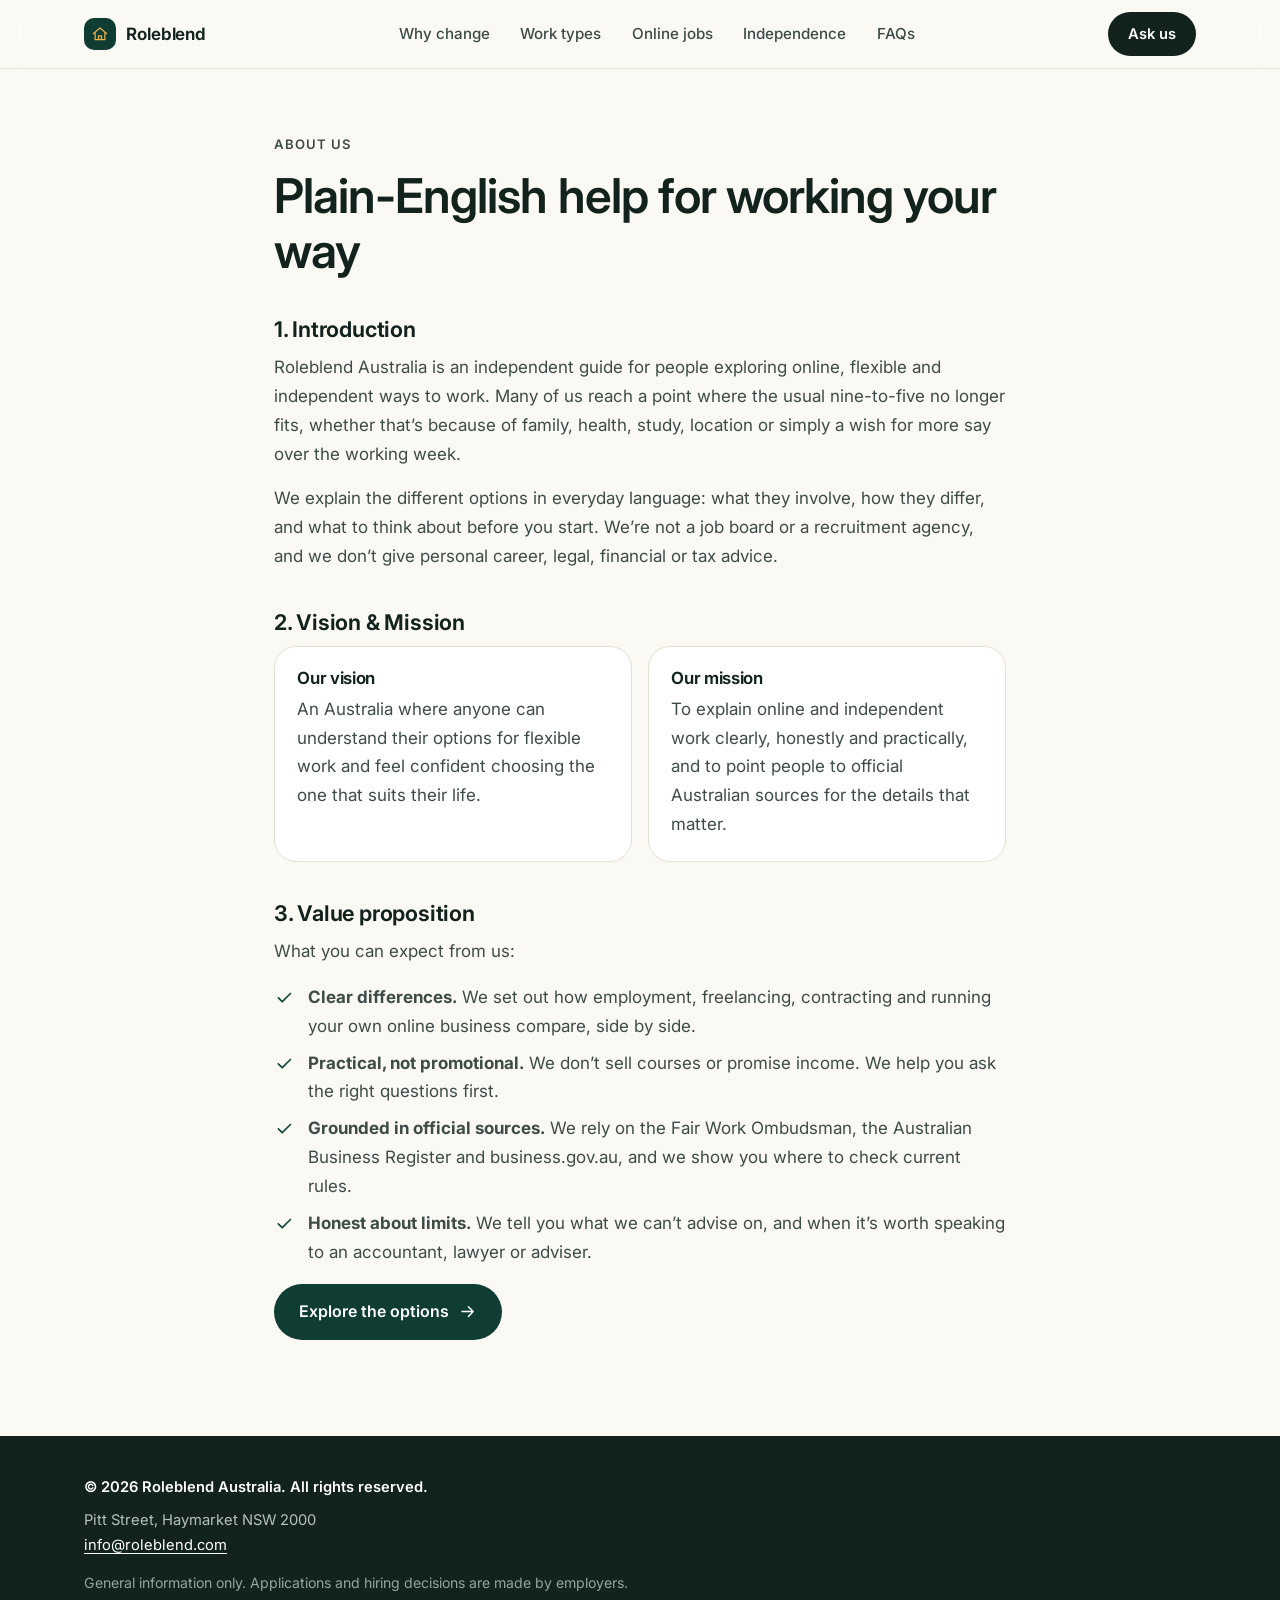
<file: about/index.html>
<!DOCTYPE html>
<html lang="en-AU">
<head>
  <meta charset="utf-8">
  <meta name="viewport" content="width=device-width, initial-scale=1">
  <title>About us | Roleblend Australia</title>
  <meta name="description" content="About Roleblend Australia: who we are, our vision and mission, and what you can expect from us.">
  <link rel="preconnect" href="https://fonts.googleapis.com">
  <link rel="preconnect" href="https://fonts.gstatic.com" crossorigin>
  <link rel="stylesheet" href="https://fonts.googleapis.com/css2?family=Inter:wght@400;500;600;700&display=swap">
  <link rel="stylesheet" href="/styles.css">
</head>
<body>
  <svg width="0" height="0" style="position:absolute" aria-hidden="true" focusable="false">
    <defs>
      <symbol id="i-house" viewBox="0 0 24 24"><path d="M3 11.5 12 4l9 7.5M5.5 10v9.5h13V10M10 19.5v-5h4v5" fill="none" stroke="currentColor" stroke-width="1.6" stroke-linecap="round" stroke-linejoin="round"/></symbol>
      <symbol id="i-arrow" viewBox="0 0 24 24"><path d="M5 12h14M13 6l6 6-6 6" fill="none" stroke="currentColor" stroke-width="1.8" stroke-linecap="round" stroke-linejoin="round"/></symbol>
      <symbol id="i-check" viewBox="0 0 24 24"><path d="m5 12.5 4.5 4.5L19 7.5" fill="none" stroke="currentColor" stroke-width="2" stroke-linecap="round" stroke-linejoin="round"/></symbol>
    </defs>
  </svg>

  <a class="skip" href="#main">Skip to main content</a>

  <header class="site-header">
    <div class="wrap bar">
      <a class="brand" href="/#top">
        <span class="mark" aria-hidden="true"><svg class="ico"><use href="#i-house"/></svg></span>
        <span>Roleblend</span>
      </a>
      <nav aria-label="Guide sections">
        <ul>
          <li><a href="/#change">Why change</a></li>
          <li><a href="/#options">Work types</a></li>
          <li><a href="/#work">Online jobs</a></li>
          <li><a href="/#independence">Independence</a></li>
          <li><a href="/#faqs">FAQs</a></li>
        </ul>
      </nav>
      <a class="btn small-btn" href="/#ask">Ask us</a>
    </div>
  </header>

  <main id="main">
    <article class="page doc">
      <div class="narrow">
        <p class="kicker">About us</p>
        <h1>Plain-English help for working your way</h1>

        <section aria-labelledby="intro">
          <h2 id="intro">1. Introduction</h2>
          <p>Roleblend Australia is an independent guide for people exploring online, flexible and independent ways to work. Many of us reach a point where the usual nine-to-five no longer fits, whether that’s because of family, health, study, location or simply a wish for more say over the working week.</p>
          <p>We explain the different options in everyday language: what they involve, how they differ, and what to think about before you start. We’re not a job board or a recruitment agency, and we don’t give personal career, legal, financial or tax advice.</p>
        </section>

        <section aria-labelledby="vision">
          <h2 id="vision">2. Vision &amp; Mission</h2>
          <div class="vm">
            <div class="card">
              <h3>Our vision</h3>
              <p>An Australia where anyone can understand their options for flexible work and feel confident choosing the one that suits their life.</p>
            </div>
            <div class="card">
              <h3>Our mission</h3>
              <p>To explain online and independent work clearly, honestly and practically, and to point people to official Australian sources for the details that matter.</p>
            </div>
          </div>
        </section>

        <section aria-labelledby="value">
          <h2 id="value">3. Value proposition</h2>
          <p>What you can expect from us:</p>
          <ul class="ticks">
            <li><svg class="ico" aria-hidden="true"><use href="#i-check"/></svg><span><strong>Clear differences.</strong> We set out how employment, freelancing, contracting and running your own online business compare, side by side.</span></li>
            <li><svg class="ico" aria-hidden="true"><use href="#i-check"/></svg><span><strong>Practical, not promotional.</strong> We don’t sell courses or promise income. We help you ask the right questions first.</span></li>
            <li><svg class="ico" aria-hidden="true"><use href="#i-check"/></svg><span><strong>Grounded in official sources.</strong> We rely on the Fair Work Ombudsman, the Australian Business Register and business.gov.au, and we show you where to check current rules.</span></li>
            <li><svg class="ico" aria-hidden="true"><use href="#i-check"/></svg><span><strong>Honest about limits.</strong> We tell you what we can’t advise on, and when it’s worth speaking to an accountant, lawyer or adviser.</span></li>
          </ul>
          <p><a class="btn primary" href="/#options">Explore the options <svg class="ico" aria-hidden="true"><use href="#i-arrow"/></svg></a></p>
        </section>
      </div>
    </article>
  </main>

  <footer class="site-footer">
    <div class="wrap foot">
      <p class="copy">© 2026 Roleblend Australia. All rights reserved.</p>
      <address>
        <span>Pitt Street, Haymarket NSW 2000</span><br>
        <a href="mailto:info@roleblend.com">info@roleblend.com</a>
      </address>
      <p class="disclaimer">General information only. Applications and hiring decisions are made by employers.</p>
    </div>
  </footer>
</body>
</html>
</file>
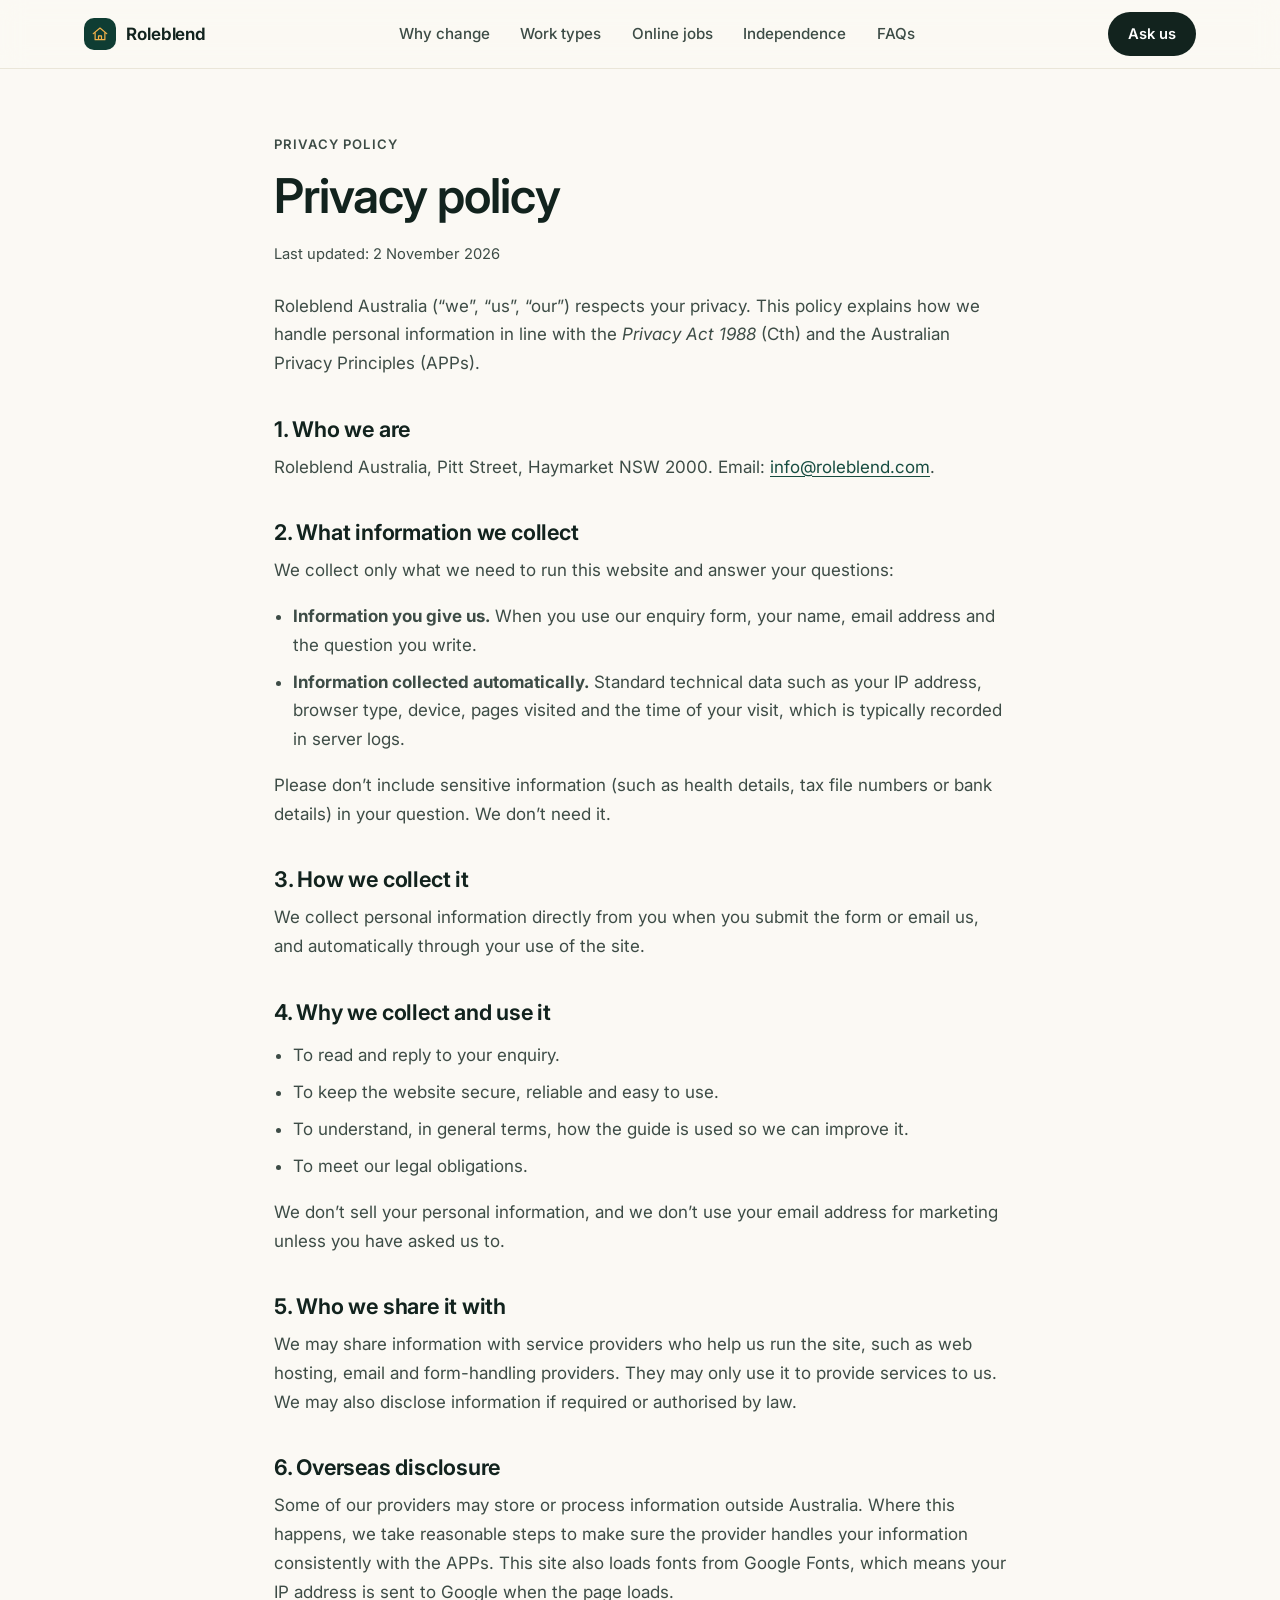
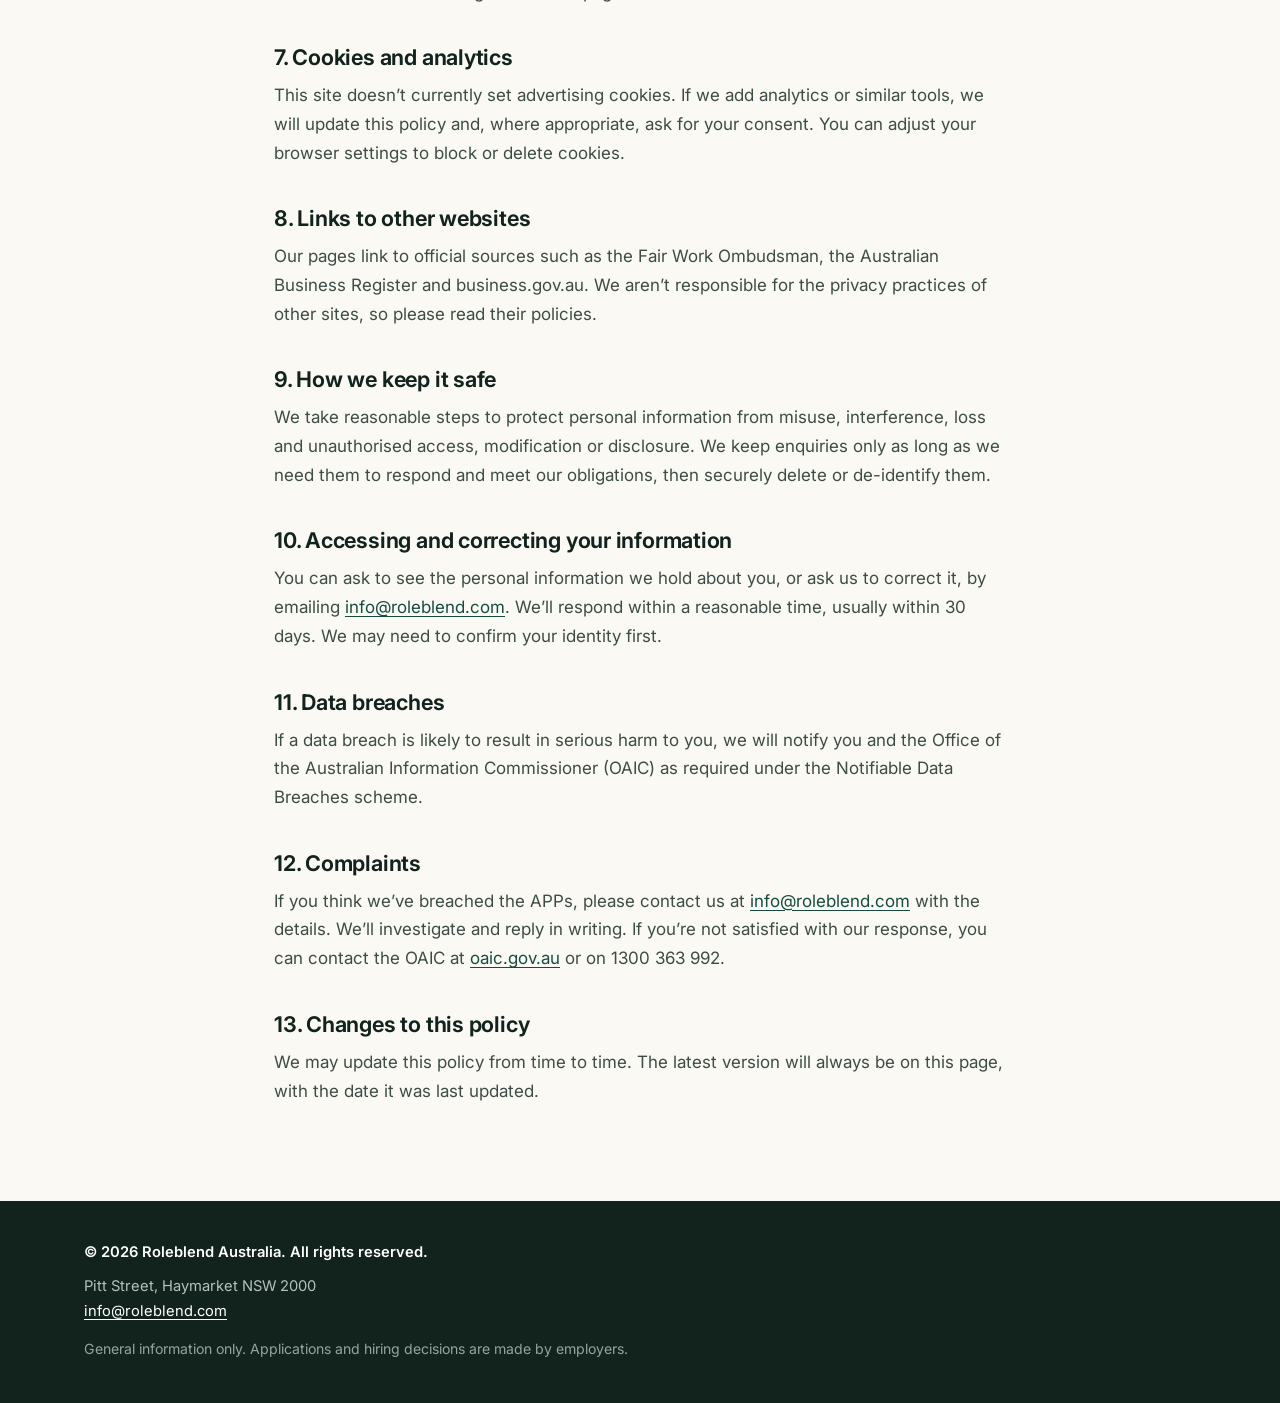
<file: privacy-policy/index.html>
<!DOCTYPE html>
<html lang="en-AU">
<head>
  <meta charset="utf-8">
  <meta name="viewport" content="width=device-width, initial-scale=1">
  <title>Privacy policy | Roleblend Australia</title>
  <meta name="description" content="How Roleblend Australia collects, uses and protects personal information under the Privacy Act 1988 and the Australian Privacy Principles.">
  <link rel="preconnect" href="https://fonts.googleapis.com">
  <link rel="preconnect" href="https://fonts.gstatic.com" crossorigin>
  <link rel="stylesheet" href="https://fonts.googleapis.com/css2?family=Inter:wght@400;500;600;700&display=swap">
  <link rel="stylesheet" href="/styles.css">
</head>
<body>
  <svg width="0" height="0" style="position:absolute" aria-hidden="true" focusable="false">
    <defs>
      <symbol id="i-house" viewBox="0 0 24 24"><path d="M3 11.5 12 4l9 7.5M5.5 10v9.5h13V10M10 19.5v-5h4v5" fill="none" stroke="currentColor" stroke-width="1.6" stroke-linecap="round" stroke-linejoin="round"/></symbol>
      <symbol id="i-arrow" viewBox="0 0 24 24"><path d="M5 12h14M13 6l6 6-6 6" fill="none" stroke="currentColor" stroke-width="1.8" stroke-linecap="round" stroke-linejoin="round"/></symbol>
      <symbol id="i-check" viewBox="0 0 24 24"><path d="m5 12.5 4.5 4.5L19 7.5" fill="none" stroke="currentColor" stroke-width="2" stroke-linecap="round" stroke-linejoin="round"/></symbol>
    </defs>
  </svg>

  <a class="skip" href="#main">Skip to main content</a>

  <header class="site-header">
    <div class="wrap bar">
      <a class="brand" href="/#top">
        <span class="mark" aria-hidden="true"><svg class="ico"><use href="#i-house"/></svg></span>
        <span>Roleblend</span>
      </a>
      <nav aria-label="Guide sections">
        <ul>
          <li><a href="/#change">Why change</a></li>
          <li><a href="/#options">Work types</a></li>
          <li><a href="/#work">Online jobs</a></li>
          <li><a href="/#independence">Independence</a></li>
          <li><a href="/#faqs">FAQs</a></li>
        </ul>
      </nav>
      <a class="btn small-btn" href="/#ask">Ask us</a>
    </div>
  </header>

  <main id="main">
    <article class="page doc">
      <div class="narrow">
        <p class="kicker">Privacy policy</p>
        <h1>Privacy policy</h1>
        <p class="meta-line">Last updated: 2 November 2026</p>
        <p>Roleblend Australia (“we”, “us”, “our”) respects your privacy. This policy explains how we handle personal information in line with the <em>Privacy Act 1988</em> (Cth) and the Australian Privacy Principles (APPs).</p>

        <h2>1. Who we are</h2>
        <p>Roleblend Australia, Pitt Street, Haymarket NSW 2000. Email: <a href="mailto:info@roleblend.com">info@roleblend.com</a>.</p>

        <h2>2. What information we collect</h2>
        <p>We collect only what we need to run this website and answer your questions:</p>
        <ul>
          <li><strong>Information you give us.</strong> When you use our enquiry form, your name, email address and the question you write.</li>
          <li><strong>Information collected automatically.</strong> Standard technical data such as your IP address, browser type, device, pages visited and the time of your visit, which is typically recorded in server logs.</li>
        </ul>
        <p>Please don’t include sensitive information (such as health details, tax file numbers or bank details) in your question. We don’t need it.</p>

        <h2>3. How we collect it</h2>
        <p>We collect personal information directly from you when you submit the form or email us, and automatically through your use of the site.</p>

        <h2>4. Why we collect and use it</h2>
        <ul>
          <li>To read and reply to your enquiry.</li>
          <li>To keep the website secure, reliable and easy to use.</li>
          <li>To understand, in general terms, how the guide is used so we can improve it.</li>
          <li>To meet our legal obligations.</li>
        </ul>
        <p>We don’t sell your personal information, and we don’t use your email address for marketing unless you have asked us to.</p>

        <h2>5. Who we share it with</h2>
        <p>We may share information with service providers who help us run the site, such as web hosting, email and form-handling providers. They may only use it to provide services to us. We may also disclose information if required or authorised by law.</p>

        <h2>6. Overseas disclosure</h2>
        <p>Some of our providers may store or process information outside Australia. Where this happens, we take reasonable steps to make sure the provider handles your information consistently with the APPs. This site also loads fonts from Google Fonts, which means your IP address is sent to Google when the page loads.</p>

        <h2>7. Cookies and analytics</h2>
        <p>This site doesn’t currently set advertising cookies. If we add analytics or similar tools, we will update this policy and, where appropriate, ask for your consent. You can adjust your browser settings to block or delete cookies.</p>

        <h2>8. Links to other websites</h2>
        <p>Our pages link to official sources such as the Fair Work Ombudsman, the Australian Business Register and business.gov.au. We aren’t responsible for the privacy practices of other sites, so please read their policies.</p>

        <h2>9. How we keep it safe</h2>
        <p>We take reasonable steps to protect personal information from misuse, interference, loss and unauthorised access, modification or disclosure. We keep enquiries only as long as we need them to respond and meet our obligations, then securely delete or de-identify them.</p>

        <h2>10. Accessing and correcting your information</h2>
        <p>You can ask to see the personal information we hold about you, or ask us to correct it, by emailing <a href="mailto:info@roleblend.com">info@roleblend.com</a>. We’ll respond within a reasonable time, usually within 30 days. We may need to confirm your identity first.</p>

        <h2>11. Data breaches</h2>
        <p>If a data breach is likely to result in serious harm to you, we will notify you and the Office of the Australian Information Commissioner (OAIC) as required under the Notifiable Data Breaches scheme.</p>

        <h2>12. Complaints</h2>
        <p>If you think we’ve breached the APPs, please contact us at <a href="mailto:info@roleblend.com">info@roleblend.com</a> with the details. We’ll investigate and reply in writing. If you’re not satisfied with our response, you can contact the OAIC at <a href="https://www.oaic.gov.au/" rel="noopener">oaic.gov.au</a> or on 1300 363 992.</p>

        <h2>13. Changes to this policy</h2>
        <p>We may update this policy from time to time. The latest version will always be on this page, with the date it was last updated.</p>
      </div>
    </article>
  </main>

  <footer class="site-footer">
    <div class="wrap foot">
      <p class="copy">© 2026 Roleblend Australia. All rights reserved.</p>
      <address>
        <span>Pitt Street, Haymarket NSW 2000</span><br>
        <a href="mailto:info@roleblend.com">info@roleblend.com</a>
      </address>
      <p class="disclaimer">General information only. Applications and hiring decisions are made by employers.</p>
    </div>
  </footer>
</body>
</html>
</file>
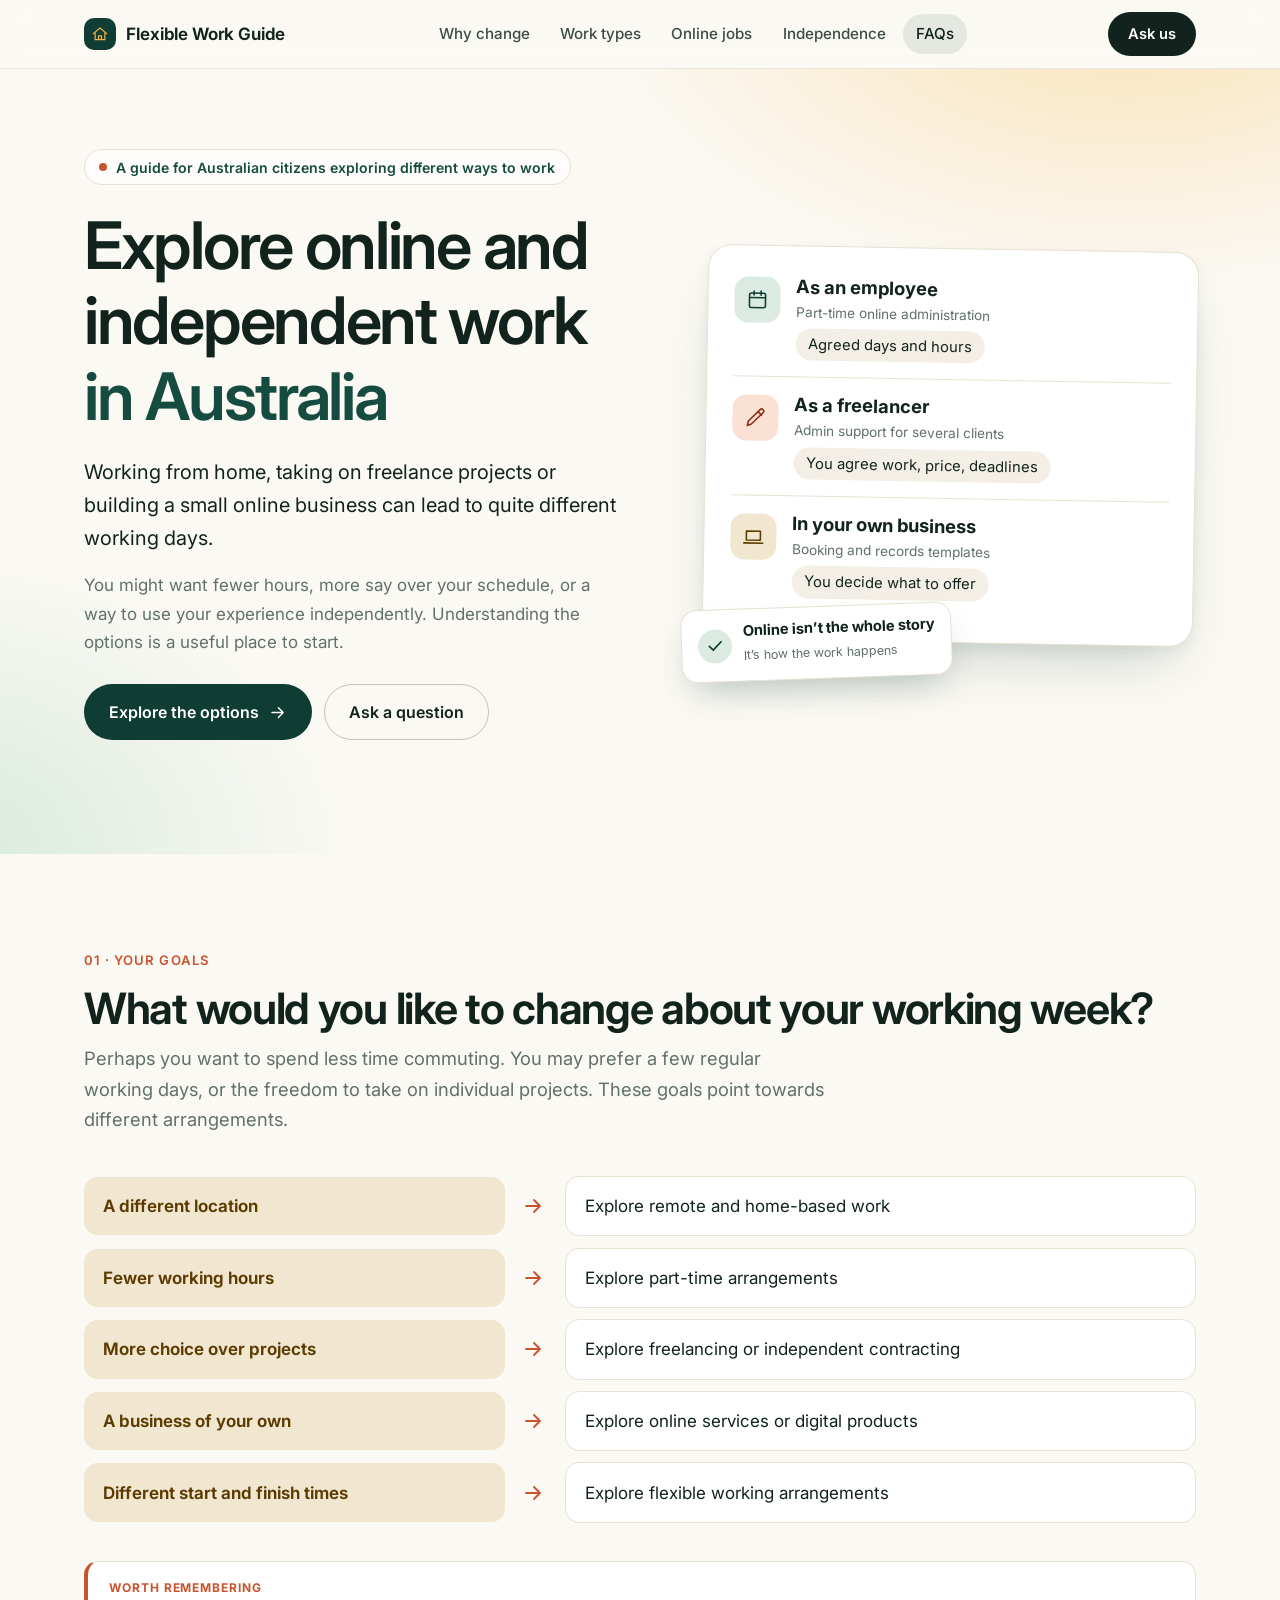
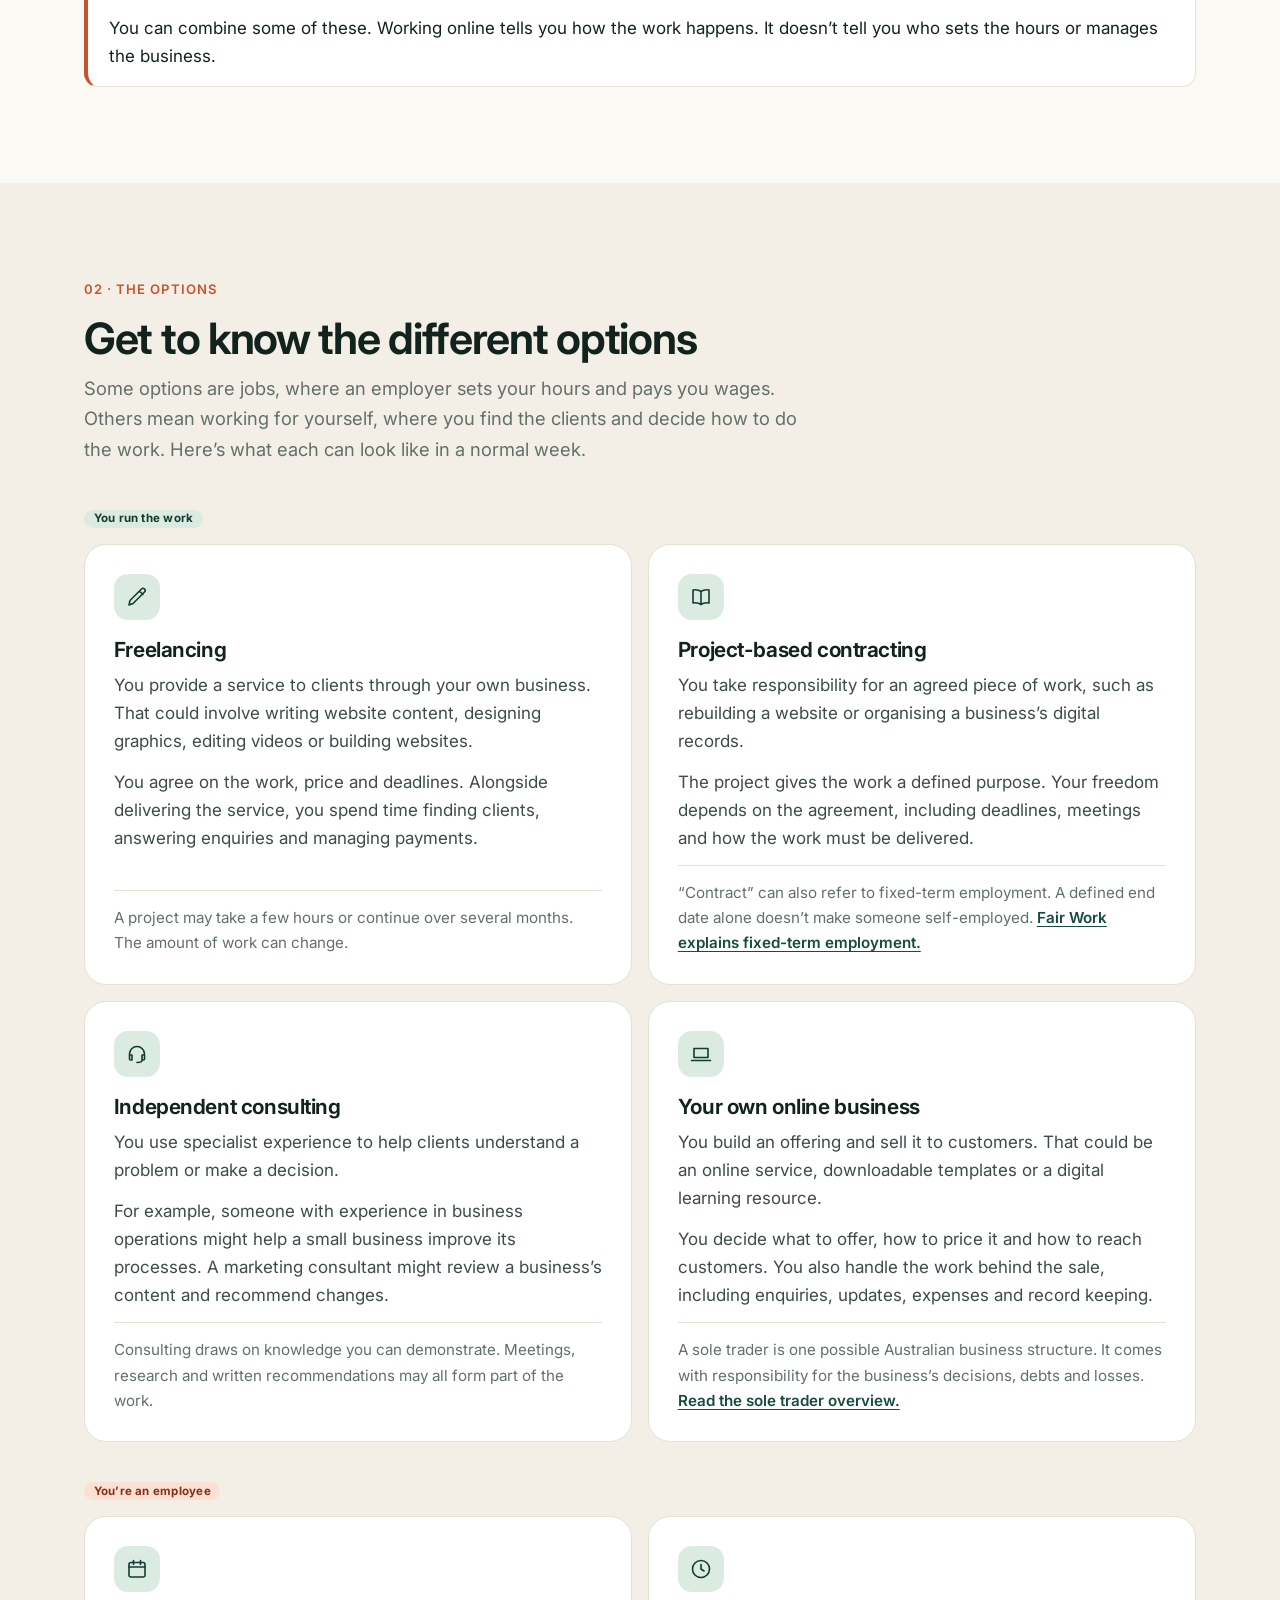
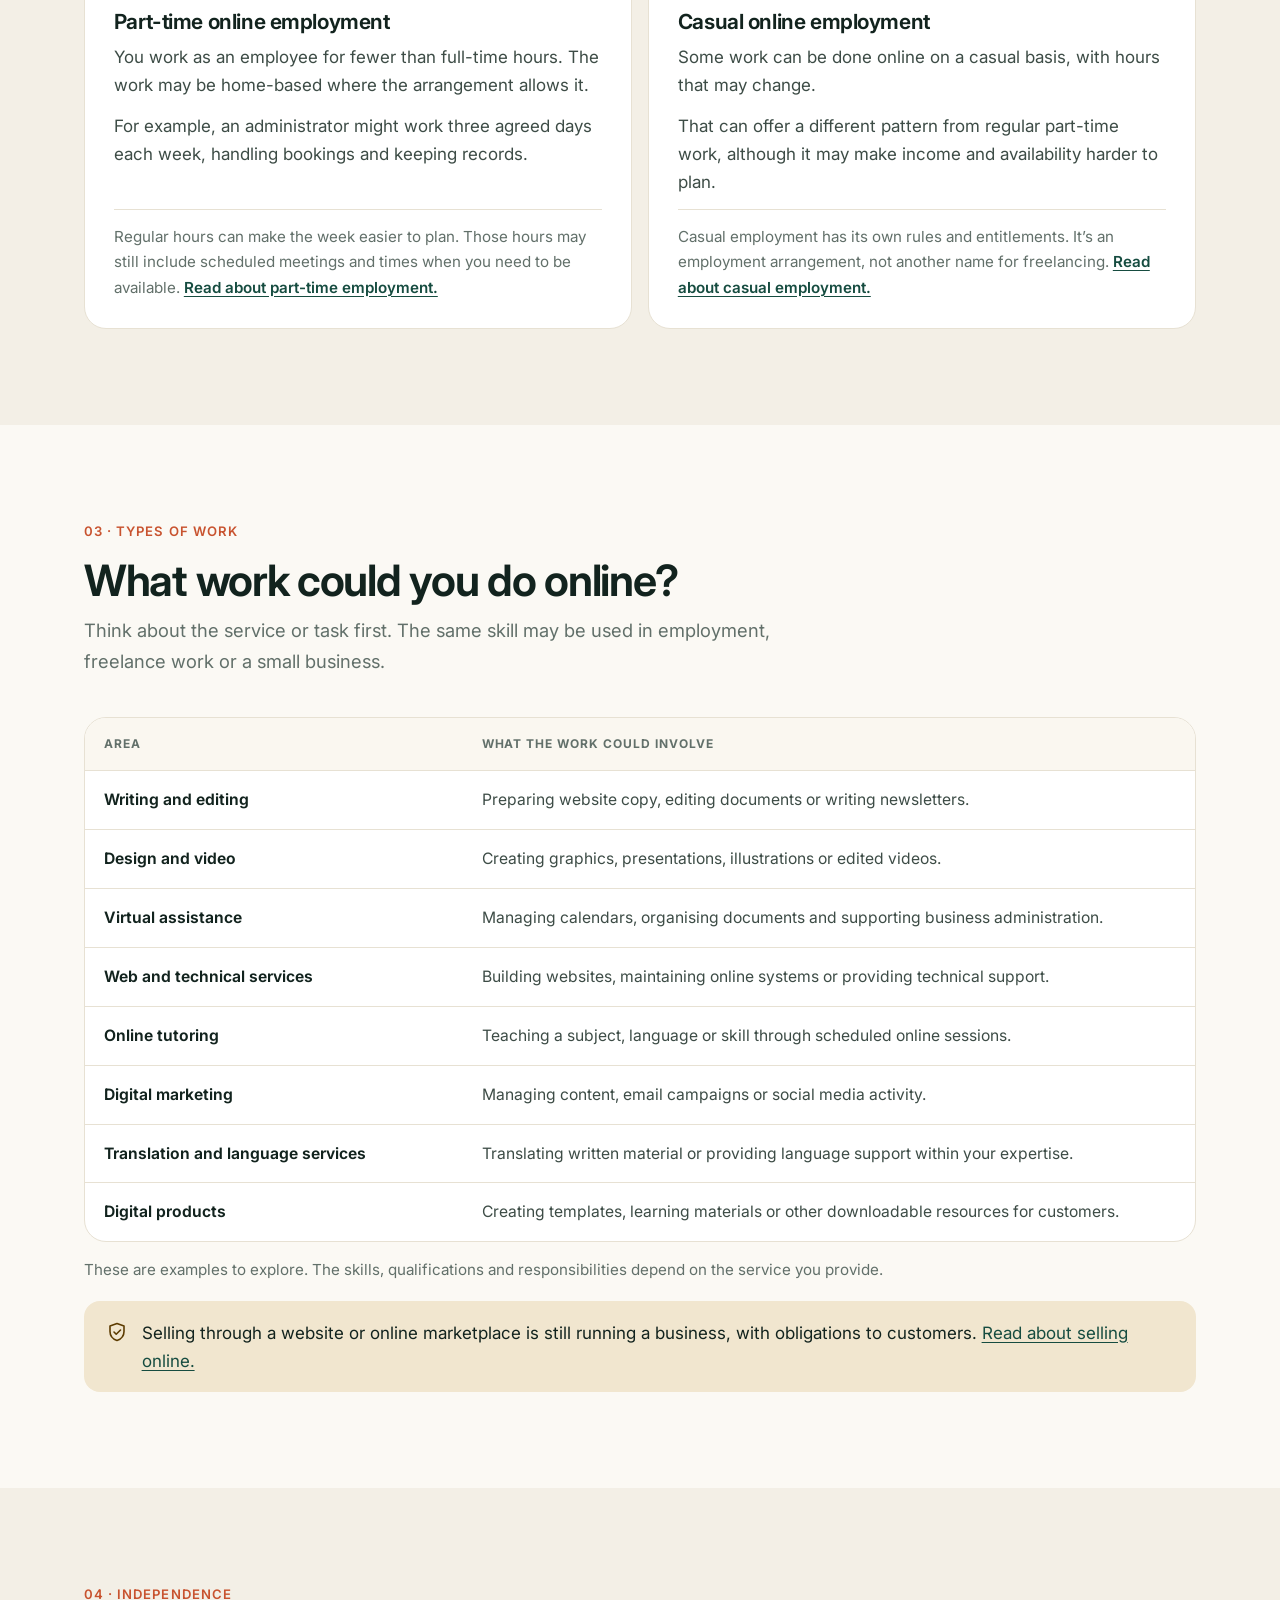
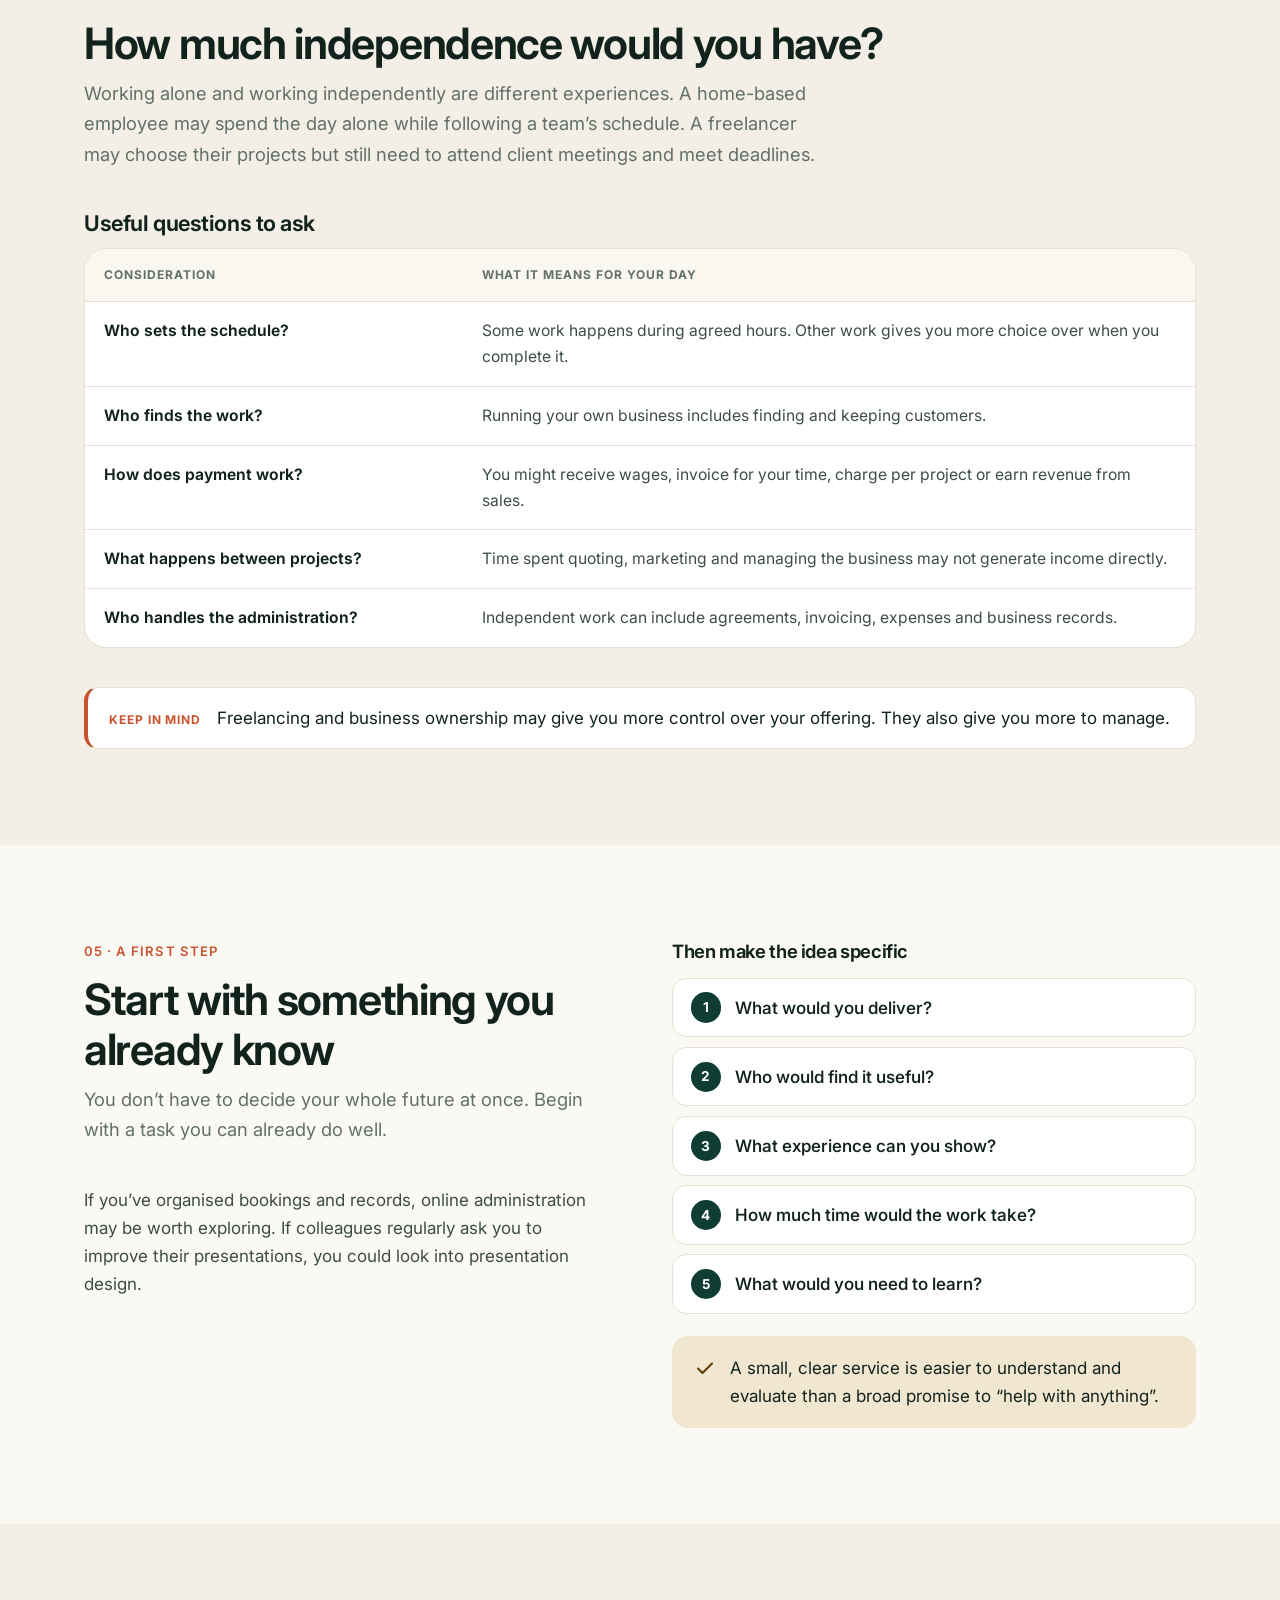
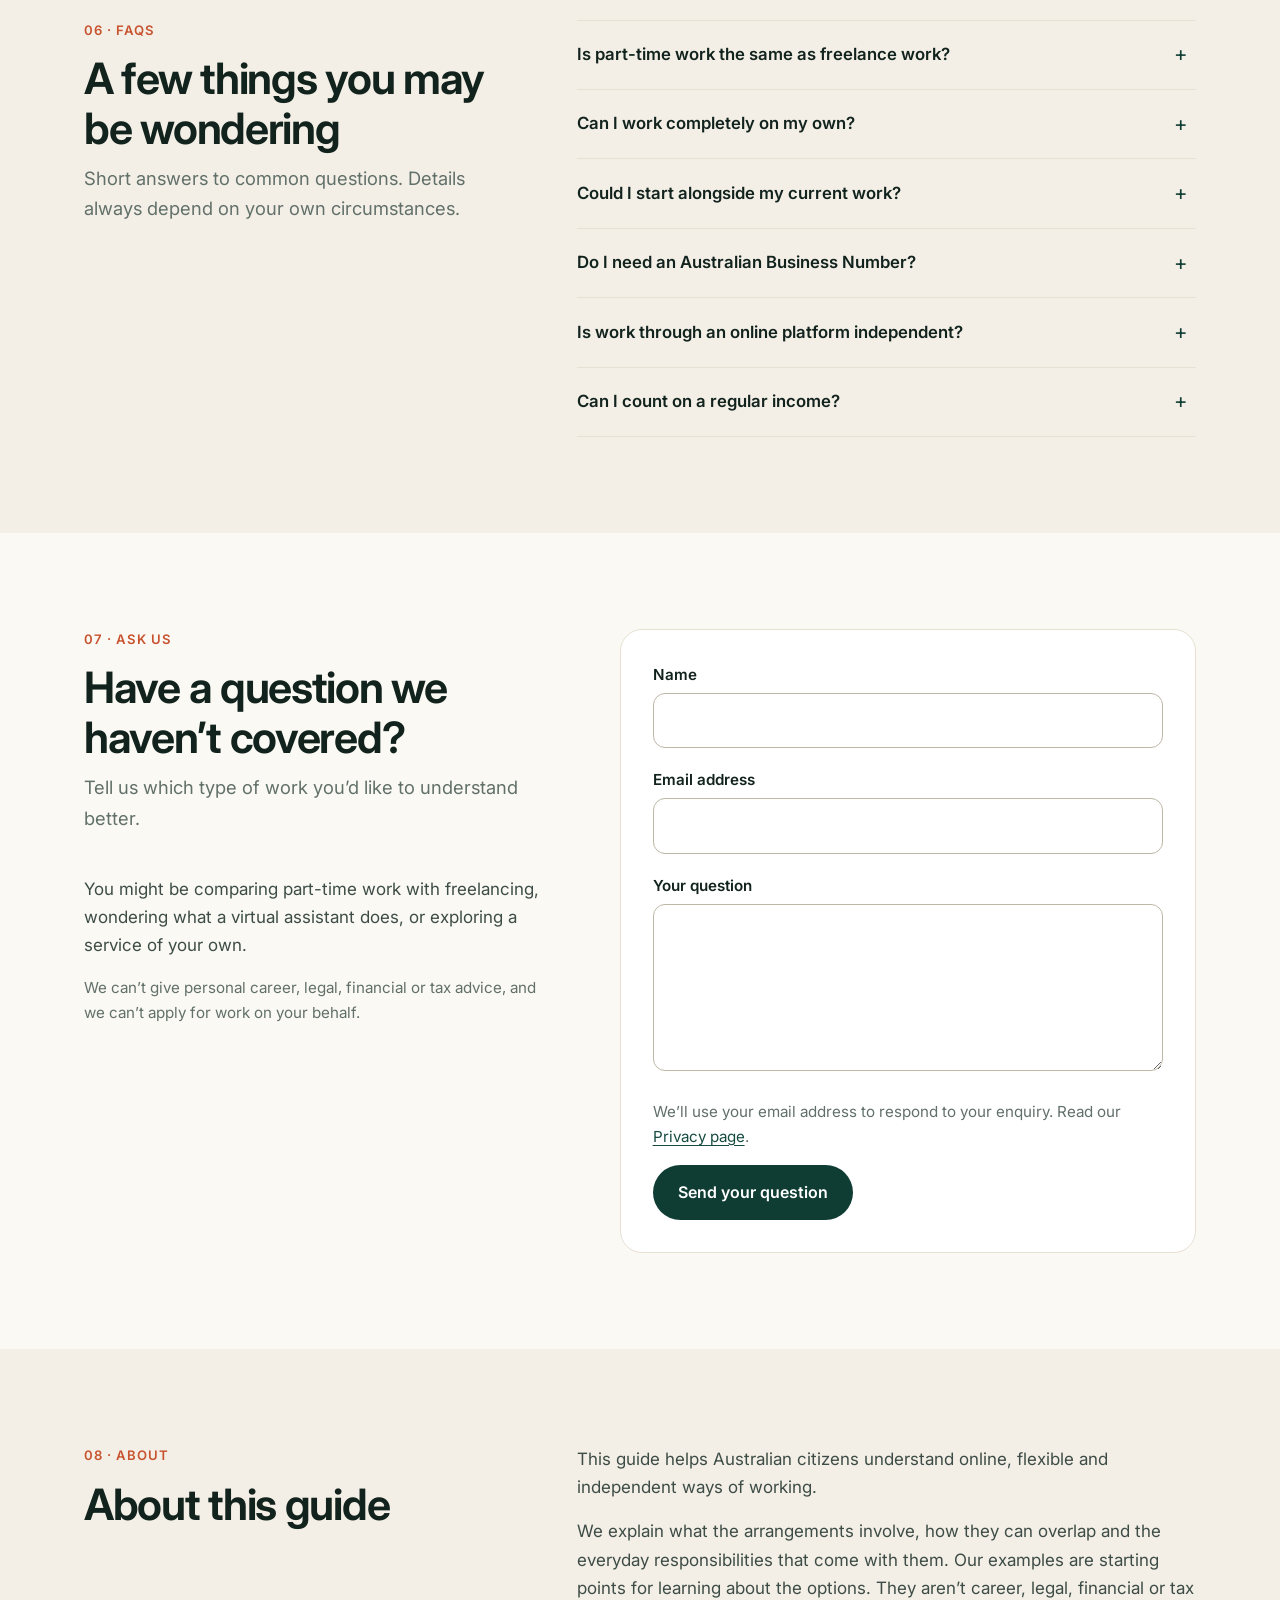
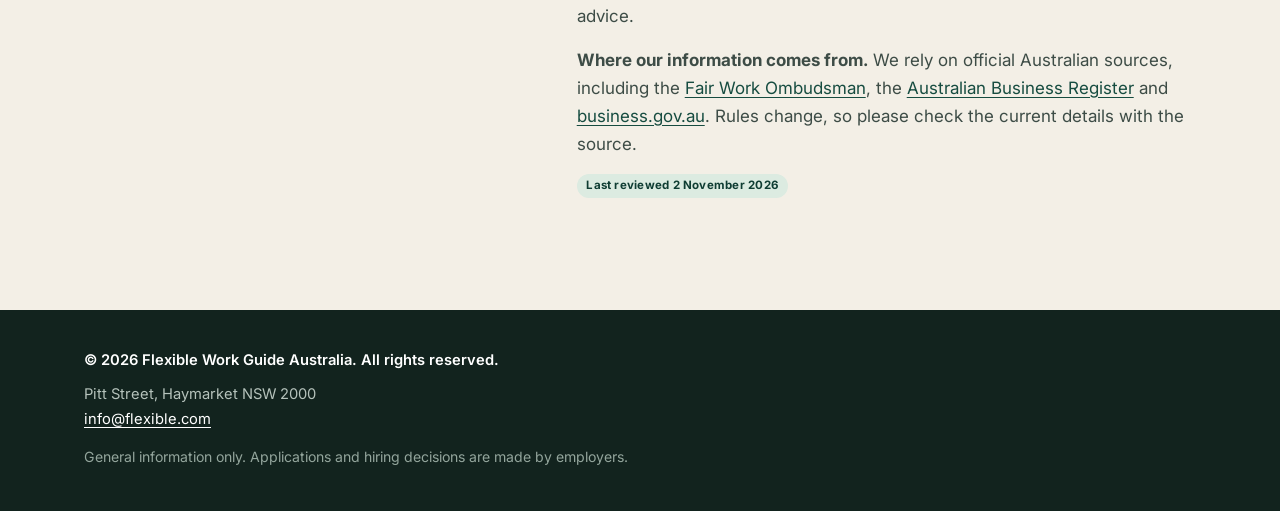
<file: site/index.html>
<!DOCTYPE html>
<html lang="en-AU">
<head>
  <meta charset="utf-8">
  <meta name="viewport" content="width=device-width, initial-scale=1">
  <title>Explore online and independent work in Australia</title>
  <meta name="description" content="A plain-English guide for Australian citizens exploring online, flexible and independent ways to work, from part-time employment to freelancing and small online businesses.">
  <link rel="preconnect" href="https://fonts.googleapis.com">
  <link rel="preconnect" href="https://fonts.gstatic.com" crossorigin>
  <link rel="stylesheet" href="https://fonts.googleapis.com/css2?family=Inter:wght@400;500;600;700&display=swap">
  <link rel="stylesheet" href="styles.css">
</head>
<body>
  <svg width="0" height="0" style="position:absolute" aria-hidden="true" focusable="false">
    <defs>
      <symbol id="i-house" viewBox="0 0 24 24"><path d="M3 11.5 12 4l9 7.5M5.5 10v9.5h13V10M10 19.5v-5h4v5" fill="none" stroke="currentColor" stroke-width="1.6" stroke-linecap="round" stroke-linejoin="round"/></symbol>
      <symbol id="i-laptop" viewBox="0 0 24 24"><path d="M5 6.5h14v9H5zM2.5 18.5h19" fill="none" stroke="currentColor" stroke-width="1.6" stroke-linecap="round" stroke-linejoin="round"/></symbol>
      <symbol id="i-clock" viewBox="0 0 24 24"><circle cx="12" cy="12" r="8.5" fill="none" stroke="currentColor" stroke-width="1.6"/><path d="M12 7.5V12l3 2" fill="none" stroke="currentColor" stroke-width="1.6" stroke-linecap="round" stroke-linejoin="round"/></symbol>
      <symbol id="i-headset" viewBox="0 0 24 24"><path d="M4.5 14v-2a7.5 7.5 0 0 1 15 0v2M4.5 13h2.5v5H5.5a1 1 0 0 1-1-1zM19.5 13H17v5h1.5a1 1 0 0 0 1-1zM17 18.5c0 1.4-2 2-5 2" fill="none" stroke="currentColor" stroke-width="1.6" stroke-linecap="round" stroke-linejoin="round"/></symbol>
      <symbol id="i-calc" viewBox="0 0 24 24"><rect x="5" y="3.5" width="14" height="17" rx="2" fill="none" stroke="currentColor" stroke-width="1.6"/><path d="M8 7.5h8M8.5 12h.01M12 12h.01M15.5 12h.01M8.5 16h.01M12 16h.01M15.5 16h.01" fill="none" stroke="currentColor" stroke-width="2" stroke-linecap="round"/></symbol>
      <symbol id="i-calendar" viewBox="0 0 24 24"><rect x="4" y="5.5" width="16" height="14.5" rx="2" fill="none" stroke="currentColor" stroke-width="1.6"/><path d="M4 10h16M8.5 3.5v4M15.5 3.5v4" fill="none" stroke="currentColor" stroke-width="1.6" stroke-linecap="round"/></symbol>
      <symbol id="i-book" viewBox="0 0 24 24"><path d="M12 6.5C10 5 7 4.5 4 5v13c3-.5 6 0 8 1.5 2-1.5 5-2 8-1.5V5c-3-.5-6 0-8 1.5zM12 6.5v13" fill="none" stroke="currentColor" stroke-width="1.6" stroke-linecap="round" stroke-linejoin="round"/></symbol>
      <symbol id="i-pen" viewBox="0 0 24 24"><path d="m4 20 1-4.5L16.5 4a2 2 0 0 1 3 3L8 18.5zM14.5 6l3.5 3.5" fill="none" stroke="currentColor" stroke-width="1.6" stroke-linecap="round" stroke-linejoin="round"/></symbol>
      <symbol id="i-building" viewBox="0 0 24 24"><path d="M5 20.5V8l7-4 7 4v12.5M3.5 20.5h17M9 11h.01M12 11h.01M15 11h.01M9 15h.01M12 15h.01M15 15h.01" fill="none" stroke="currentColor" stroke-width="1.6" stroke-linecap="round" stroke-linejoin="round"/></symbol>
      <symbol id="i-pin" viewBox="0 0 24 24"><path d="M12 21s6.5-5.7 6.5-11A6.5 6.5 0 0 0 5.5 10c0 5.3 6.5 11 6.5 11z" fill="none" stroke="currentColor" stroke-width="1.6" stroke-linejoin="round"/><circle cx="12" cy="10" r="2.3" fill="none" stroke="currentColor" stroke-width="1.6"/></symbol>
      <symbol id="i-dollar" viewBox="0 0 24 24"><circle cx="12" cy="12" r="8.5" fill="none" stroke="currentColor" stroke-width="1.6"/><path d="M14.5 9.2c-.5-.9-1.4-1.3-2.5-1.3-1.5 0-2.4.8-2.4 1.8 0 2.7 5 1.2 5 4 0 1-1 1.9-2.6 1.9-1.2 0-2.2-.5-2.7-1.4M12 6.5v1.4M12 16.1v1.4" fill="none" stroke="currentColor" stroke-width="1.6" stroke-linecap="round"/></symbol>
      <symbol id="i-wifi" viewBox="0 0 24 24"><path d="M3.5 9.5a12 12 0 0 1 17 0M6.5 12.8a7.7 7.7 0 0 1 11 0M9.5 16a3.4 3.4 0 0 1 5 0M12 19.2h.01" fill="none" stroke="currentColor" stroke-width="1.6" stroke-linecap="round"/></symbol>
      <symbol id="i-check" viewBox="0 0 24 24"><path d="m5 12.5 4.5 4.5L19 7.5" fill="none" stroke="currentColor" stroke-width="2" stroke-linecap="round" stroke-linejoin="round"/></symbol>
      <symbol id="i-arrow" viewBox="0 0 24 24"><path d="M5 12h14M13 6l6 6-6 6" fill="none" stroke="currentColor" stroke-width="1.8" stroke-linecap="round" stroke-linejoin="round"/></symbol>
      <symbol id="i-out" viewBox="0 0 24 24"><path d="M8 16 17 7M9 7h8v8" fill="none" stroke="currentColor" stroke-width="1.8" stroke-linecap="round" stroke-linejoin="round"/></symbol>
      <symbol id="i-shield" viewBox="0 0 24 24"><path d="M12 3.5 5 6v5.5c0 4.4 3 7.6 7 9 4-1.4 7-4.6 7-9V6z" fill="none" stroke="currentColor" stroke-width="1.6" stroke-linejoin="round"/><path d="m9 12 2.2 2.2L15.5 10" fill="none" stroke="currentColor" stroke-width="1.6" stroke-linecap="round" stroke-linejoin="round"/></symbol>
    </defs>
  </svg>

  <a class="skip" href="#main">Skip to main content</a>

  <header class="site-header">
    <div class="wrap bar">
      <a class="brand" href="#top">
        <span class="mark" aria-hidden="true"><svg class="ico"><use href="#i-house"/></svg></span>
        <span>Flexible Work Guide</span>
      </a>
      <nav aria-label="Guide sections">
        <ul>
          <li><a href="#change">Why change</a></li>
          <li><a href="#options">Work types</a></li>
          <li><a href="#work">Online jobs</a></li>
          <li><a href="#independence">Independence</a></li>
          <li><a href="#faqs">FAQs</a></li>
        </ul>
      </nav>
      <a class="btn small-btn" href="#ask">Ask us</a>
    </div>
  </header>

  <main id="main">
    <section class="hero" id="top" aria-labelledby="intro-title">
      <div class="wrap hero-grid">
        <div class="hero-copy">
          <p class="eyebrow"><span class="dot"></span>A guide for Australian citizens exploring different ways to work</p>
          <h1 id="intro-title">Explore online and independent work <em>in Australia</em></h1>
          <p class="lead">Working from home, taking on freelance projects or building a small online business can lead to quite different working days.</p>
          <p class="sub">You might want fewer hours, more say over your schedule, or a way to use your experience independently. Understanding the options is a useful place to start.</p>
          <div class="actions">
            <a class="btn primary" href="#options">Explore the options <svg class="ico"><use href="#i-arrow"/></svg></a>
            <a class="btn ghost" href="#ask">Ask a question</a>
          </div>
        </div>

        <div class="hero-art" aria-hidden="true">
          <div class="three">
            <div class="row r1"><span class="badge"><svg class="ico"><use href="#i-calendar"/></svg></span><div><b>As an employee</b><small>Part-time online administration</small></div><span class="ans">Agreed days and hours</span></div>
            <div class="row r2"><span class="badge"><svg class="ico"><use href="#i-pen"/></svg></span><div><b>As a freelancer</b><small>Admin support for several clients</small></div><span class="ans">You agree work, price, deadlines</span></div>
            <div class="row r3"><span class="badge"><svg class="ico"><use href="#i-laptop"/></svg></span><div><b>In your own business</b><small>Booking and records templates</small></div><span class="ans">You decide what to offer</span></div>
          </div>
          <div class="float f1"><span class="tick"><svg class="ico"><use href="#i-check"/></svg></span><div><b>Online isn’t the whole story</b><small>It’s how the work happens</small></div></div>
        </div>
      </div>
    </section>

    <section id="change" aria-labelledby="change-title">
      <div class="wrap">
        <p class="kicker">01 · Your goals</p>
        <h2 id="change-title">What would you like to change about your working week?</h2>
        <p class="section-lead">Perhaps you want to spend less time commuting. You may prefer a few regular working days, or the freedom to take on individual projects. These goals point towards different arrangements.</p>

        <ul class="goals">
          <li><span class="g">A different location</span><svg class="ico arrow"><use href="#i-arrow"/></svg><span class="a">Explore remote and home-based work</span></li>
          <li><span class="g">Fewer working hours</span><svg class="ico arrow"><use href="#i-arrow"/></svg><span class="a">Explore part-time arrangements</span></li>
          <li><span class="g">More choice over projects</span><svg class="ico arrow"><use href="#i-arrow"/></svg><span class="a">Explore freelancing or independent contracting</span></li>
          <li><span class="g">A business of your own</span><svg class="ico arrow"><use href="#i-arrow"/></svg><span class="a">Explore online services or digital products</span></li>
          <li><span class="g">Different start and finish times</span><svg class="ico arrow"><use href="#i-arrow"/></svg><span class="a">Explore flexible working arrangements</span></li>
        </ul>

        <p class="next"><span>Worth remembering</span>You can combine some of these. Working online tells you how the work happens. It doesn’t tell you who sets the hours or manages the business.</p>
      </div>
    </section>

    <section id="options" class="alt" aria-labelledby="options-title">
      <div class="wrap">
        <p class="kicker">02 · The options</p>
        <h2 id="options-title">Get to know the different options</h2>
        <p class="section-lead">Some options are jobs, where an employer sets your hours and pays you wages. Others mean working for yourself, where you find the clients and decide how to do the work. Here’s what each can look like in a normal week.</p>

        <h3 class="group-h"><span class="pill nice">You run the work</span></h3>
        <div class="opts">
          <article class="opt">
            <span class="badge"><svg class="ico"><use href="#i-pen"/></svg></span>
            <h3>Freelancing</h3>
            <p>You provide a service to clients through your own business. That could involve writing website content, designing graphics, editing videos or building websites.</p>
            <p>You agree on the work, price and deadlines. Alongside delivering the service, you spend time finding clients, answering enquiries and managing payments.</p>
            <p class="worth">A project may take a few hours or continue over several months. The amount of work can change.</p>
          </article>
          <article class="opt">
            <span class="badge"><svg class="ico"><use href="#i-book"/></svg></span>
            <h3>Project-based contracting</h3>
            <p>You take responsibility for an agreed piece of work, such as rebuilding a website or organising a business’s digital records.</p>
            <p>The project gives the work a defined purpose. Your freedom depends on the agreement, including deadlines, meetings and how the work must be delivered.</p>
            <p class="worth">“Contract” can also refer to fixed-term employment. A defined end date alone doesn’t make someone self-employed. <a href="https://www.fairwork.gov.au/starting-employment/types-of-employees/fixed-term-contract-employees" rel="noopener">Fair Work explains fixed-term employment.</a></p>
          </article>
          <article class="opt">
            <span class="badge"><svg class="ico"><use href="#i-headset"/></svg></span>
            <h3>Independent consulting</h3>
            <p>You use specialist experience to help clients understand a problem or make a decision.</p>
            <p>For example, someone with experience in business operations might help a small business improve its processes. A marketing consultant might review a business’s content and recommend changes.</p>
            <p class="worth">Consulting draws on knowledge you can demonstrate. Meetings, research and written recommendations may all form part of the work.</p>
          </article>
          <article class="opt">
            <span class="badge"><svg class="ico"><use href="#i-laptop"/></svg></span>
            <h3>Your own online business</h3>
            <p>You build an offering and sell it to customers. That could be an online service, downloadable templates or a digital learning resource.</p>
            <p>You decide what to offer, how to price it and how to reach customers. You also handle the work behind the sale, including enquiries, updates, expenses and record keeping.</p>
            <p class="worth">A sole trader is one possible Australian business structure. It comes with responsibility for the business’s decisions, debts and losses. <a href="https://www.abr.gov.au/business-super-funds-charities/applying-abn/abn-entitlement/sole-trader" rel="noopener">Read the sole trader overview.</a></p>
          </article>
        </div>

        <h3 class="group-h"><span class="pill must">You’re an employee</span></h3>
        <div class="opts">
          <article class="opt">
            <span class="badge"><svg class="ico"><use href="#i-calendar"/></svg></span>
            <h3>Part-time online employment</h3>
            <p>You work as an employee for fewer than full-time hours. The work may be home-based where the arrangement allows it.</p>
            <p>For example, an administrator might work three agreed days each week, handling bookings and keeping records.</p>
            <p class="worth">Regular hours can make the week easier to plan. Those hours may still include scheduled meetings and times when you need to be available. <a href="https://www.fairwork.gov.au/starting-employment/types-of-employees/part-time-employees" rel="noopener">Read about part-time employment.</a></p>
          </article>
          <article class="opt">
            <span class="badge"><svg class="ico"><use href="#i-clock"/></svg></span>
            <h3>Casual online employment</h3>
            <p>Some work can be done online on a casual basis, with hours that may change.</p>
            <p>That can offer a different pattern from regular part-time work, although it may make income and availability harder to plan.</p>
            <p class="worth">Casual employment has its own rules and entitlements. It’s an employment arrangement, not another name for freelancing. <a href="https://www.fairwork.gov.au/starting-employment/types-of-employees/casual-employees" rel="noopener">Read about casual employment.</a></p>
          </article>
        </div>
      </div>
    </section>

    <section id="work" aria-labelledby="work-title">
      <div class="wrap">
        <p class="kicker">03 · Types of work</p>
        <h2 id="work-title">What work could you do online?</h2>
        <p class="section-lead">Think about the service or task first. The same skill may be used in employment, freelance work or a small business.</p>

        <div class="table-wrap">
          <table class="compare two">
            <caption class="sr">Areas of online work and what each could involve</caption>
            <thead><tr><th scope="col">Area</th><th scope="col">What the work could involve</th></tr></thead>
            <tbody>
              <tr><th scope="row">Writing and editing</th><td>Preparing website copy, editing documents or writing newsletters.</td></tr>
              <tr><th scope="row">Design and video</th><td>Creating graphics, presentations, illustrations or edited videos.</td></tr>
              <tr><th scope="row">Virtual assistance</th><td>Managing calendars, organising documents and supporting business administration.</td></tr>
              <tr><th scope="row">Web and technical services</th><td>Building websites, maintaining online systems or providing technical support.</td></tr>
              <tr><th scope="row">Online tutoring</th><td>Teaching a subject, language or skill through scheduled online sessions.</td></tr>
              <tr><th scope="row">Digital marketing</th><td>Managing content, email campaigns or social media activity.</td></tr>
              <tr><th scope="row">Translation and language services</th><td>Translating written material or providing language support within your expertise.</td></tr>
              <tr><th scope="row">Digital products</th><td>Creating templates, learning materials or other downloadable resources for customers.</td></tr>
            </tbody>
          </table>
        </div>
        <p class="small tight">These are examples to explore. The skills, qualifications and responsibilities depend on the service you provide.</p>
        <p class="note"><svg class="ico"><use href="#i-shield"/></svg><span>Selling through a website or online marketplace is still running a business, with obligations to customers. <a href="https://business.gov.au/online-and-digital/ecommerce" rel="noopener">Read about selling online.</a></span></p>
      </div>
    </section>

    <section id="independence" class="alt" aria-labelledby="ind-title">
      <div class="wrap">
        <p class="kicker">04 · Independence</p>
        <h2 id="ind-title">How much independence would you have?</h2>
        <p class="section-lead">Working alone and working independently are different experiences. A home-based employee may spend the day alone while following a team’s schedule. A freelancer may choose their projects but still need to attend client meetings and meet deadlines.</p>

        <h3 class="sub-h tight-top">Useful questions to ask</h3>
        <div class="table-wrap">
          <table class="compare two">
            <caption class="sr">Questions about independence and what each means for your day</caption>
            <thead><tr><th scope="col">Consideration</th><th scope="col">What it means for your day</th></tr></thead>
            <tbody>
              <tr><th scope="row">Who sets the schedule?</th><td>Some work happens during agreed hours. Other work gives you more choice over when you complete it.</td></tr>
              <tr><th scope="row">Who finds the work?</th><td>Running your own business includes finding and keeping customers.</td></tr>
              <tr><th scope="row">How does payment work?</th><td>You might receive wages, invoice for your time, charge per project or earn revenue from sales.</td></tr>
              <tr><th scope="row">What happens between projects?</th><td>Time spent quoting, marketing and managing the business may not generate income directly.</td></tr>
              <tr><th scope="row">Who handles the administration?</th><td>Independent work can include agreements, invoicing, expenses and business records.</td></tr>
            </tbody>
          </table>
        </div>
        <p class="next"><span>Keep in mind</span>Freelancing and business ownership may give you more control over your offering. They also give you more to manage.</p>
      </div>
    </section>

    <section id="start" aria-labelledby="start-title">
      <div class="wrap start-grid">
        <div>
          <p class="kicker">05 · A first step</p>
          <h2 id="start-title">Start with something you already know</h2>
          <p class="section-lead">You don’t have to decide your whole future at once. Begin with a task you can already do well.</p>
          <p>If you’ve organised bookings and records, online administration may be worth exploring. If colleagues regularly ask you to improve their presentations, you could look into presentation design.</p>
        </div>
        <div>
          <h3>Then make the idea specific</h3>
          <ol class="steps">
            <li>What would you deliver?</li>
            <li>Who would find it useful?</li>
            <li>What experience can you show?</li>
            <li>How much time would the work take?</li>
            <li>What would you need to learn?</li>
          </ol>
          <p class="note"><svg class="ico"><use href="#i-check"/></svg><span>A small, clear service is easier to understand and evaluate than a broad promise to “help with anything”.</span></p>
        </div>
      </div>
    </section>

    <section id="faqs" class="alt" aria-labelledby="faq-title">
      <div class="wrap faq-grid">
        <div>
          <p class="kicker">06 · FAQs</p>
          <h2 id="faq-title">A few things you may be wondering</h2>
          <p class="section-lead">Short answers to common questions. Details always depend on your own circumstances.</p>
        </div>
        <div class="acc">
          <details>
            <summary>Is part-time work the same as freelance work?</summary>
            <p>No. Part-time describes hours. Freelancing generally means providing services through your own business. You can freelance for a limited number of hours, but that doesn’t make you a part-time employee.</p>
          </details>
          <details>
            <summary>Can I work completely on my own?</summary>
            <p>Some services can be delivered by one person. You’ll usually still have commitments to clients, customers or a platform, such as deadlines, agreed availability and service standards.</p>
          </details>
          <details>
            <summary>Could I start alongside my current work?</summary>
            <p>A small project or service may help you understand the workload. Consider your available time, and any conditions affecting outside work, before you make commitments.</p>
            <p>A “side hustle” simply describes something you do alongside other work. The underlying activity might be freelancing or a business.</p>
          </details>
          <details>
            <summary>Do I need an Australian Business Number?</summary>
            <p>It depends on whether you’re carrying on a business or enterprise. Employees aren’t entitled to an ABN for their employment activities, and having an ABN doesn’t settle whether someone is a contractor. <a href="https://www.abr.gov.au/business-super-funds-charities/applying-abn/abn-entitlement" rel="noopener">Check ABN entitlement.</a></p>
          </details>
          <details>
            <summary>Is work through an online platform independent?</summary>
            <p>The platform’s terms and the actual working arrangement matter. Using an app or website doesn’t automatically give you control over pricing, customers or how the work is done. <a href="https://www.fairwork.gov.au/find-help-for/independent-contractors/gig-economy" rel="noopener">Fair Work explains digital platform work.</a></p>
          </details>
          <details>
            <summary>Can I count on a regular income?</summary>
            <p>Consider how the money is earned. Agreed employment hours, ongoing client services, individual projects and product sales create different income patterns. Independent work can involve quiet periods as well as busy ones.</p>
          </details>
        </div>
      </div>
    </section>

    <section id="ask" aria-labelledby="ask-title">
      <div class="wrap ask-grid">
        <div>
          <p class="kicker">07 · Ask us</p>
          <h2 id="ask-title">Have a question we haven’t covered?</h2>
          <p class="section-lead">Tell us which type of work you’d like to understand better.</p>
          <p>You might be comparing part-time work with freelancing, wondering what a virtual assistant does, or exploring a service of your own.</p>
          <p class="small">We can’t give personal career, legal, financial or tax advice, and we can’t apply for work on your behalf.</p>
        </div>

        <form id="enquiry" class="enquiry" novalidate>
          <div class="field">
            <label for="name">Name</label>
            <input id="name" name="name" type="text" autocomplete="name" required>
            <p class="error" id="name-error" role="alert"></p>
          </div>
          <div class="field">
            <label for="email">Email address</label>
            <input id="email" name="email" type="email" autocomplete="email" required>
            <p class="error" id="email-error" role="alert"></p>
          </div>
          <div class="field">
            <label for="question">Your question</label>
            <textarea id="question" name="question" rows="5" required></textarea>
            <p class="error" id="question-error" role="alert"></p>
          </div>
          <p class="small">We’ll use your email address to respond to your enquiry. Read our <a href="privacy.html">Privacy page</a>.</p>
          <button class="btn primary" type="submit">Send your question</button>
          <p class="confirm" id="confirm" role="status" tabindex="-1" hidden>Thanks, we’ve received your question. We’ll reply to the email address you gave us.</p>
        </form>
      </div>
    </section>

    <section id="about" class="alt" aria-labelledby="about-title">
      <div class="wrap about-grid">
        <div>
          <p class="kicker">08 · About</p>
          <h2 id="about-title">About this guide</h2>
        </div>
        <div>
          <p>This guide helps Australian citizens understand online, flexible and independent ways of working.</p>
          <p>We explain what the arrangements involve, how they can overlap and the everyday responsibilities that come with them. Our examples are starting points for learning about the options. They aren’t career, legal, financial or tax advice.</p>
          <p><strong>Where our information comes from.</strong> We rely on official Australian sources, including the <a href="https://www.fairwork.gov.au/" rel="noopener">Fair Work Ombudsman</a>, the <a href="https://www.abr.gov.au/" rel="noopener">Australian Business Register</a> and <a href="https://business.gov.au/" rel="noopener">business.gov.au</a>. Rules change, so please check the current details with the source.</p>
          <p class="meta"><span class="pill nice">Last reviewed <time datetime="2026-11-02">2 November 2026</time></span></p>
        </div>
      </div>
    </section>
  </main>

  <footer class="site-footer">
    <div class="wrap foot">
      <p class="copy">© 2026 Flexible Work Guide Australia. All rights reserved.</p>
      <address>
        <span>Pitt Street, Haymarket NSW 2000</span><br>
        <a href="mailto:info@flexible.com">info@flexible.com</a>
      </address>
      <p class="disclaimer">General information only. Applications and hiring decisions are made by employers.</p>
    </div>
  </footer>

  <script src="script.js"></script>
</body>
</html>
</file>
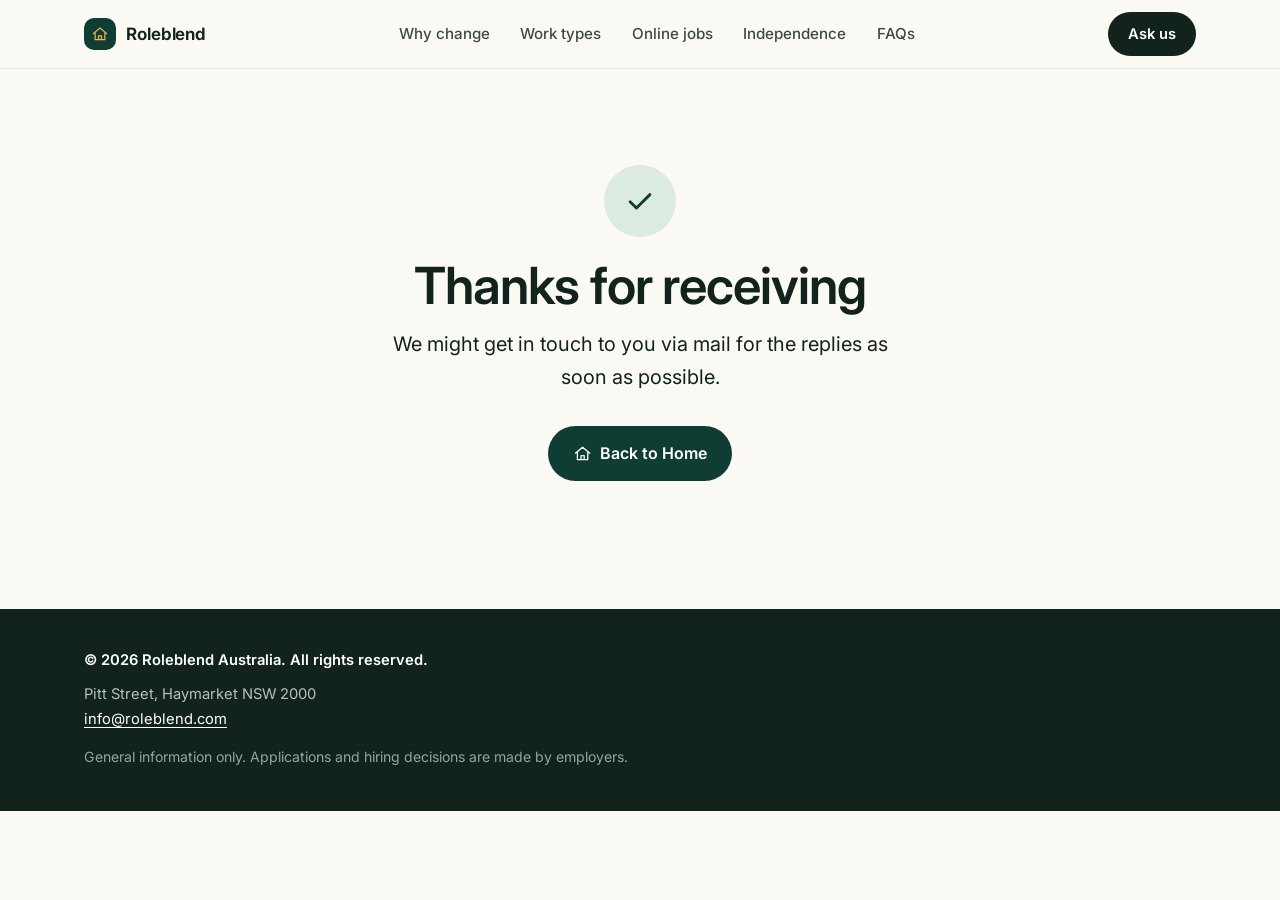
<file: thank-you/index.html>
<!DOCTYPE html>
<html lang="en-AU">
<head>
  <meta charset="utf-8">
  <meta name="viewport" content="width=device-width, initial-scale=1">
  <title>Thank you | Roleblend Australia</title>
  <meta name="description" content="Thanks for your enquiry.">
  <meta name="robots" content="noindex">
  <link rel="preconnect" href="https://fonts.googleapis.com">
  <link rel="preconnect" href="https://fonts.gstatic.com" crossorigin>
  <link rel="stylesheet" href="https://fonts.googleapis.com/css2?family=Inter:wght@400;500;600;700&display=swap">
  <link rel="stylesheet" href="/styles.css">
</head>
<body>
  <svg width="0" height="0" style="position:absolute" aria-hidden="true" focusable="false">
    <defs>
      <symbol id="i-house" viewBox="0 0 24 24"><path d="M3 11.5 12 4l9 7.5M5.5 10v9.5h13V10M10 19.5v-5h4v5" fill="none" stroke="currentColor" stroke-width="1.6" stroke-linecap="round" stroke-linejoin="round"/></symbol>
      <symbol id="i-arrow" viewBox="0 0 24 24"><path d="M5 12h14M13 6l6 6-6 6" fill="none" stroke="currentColor" stroke-width="1.8" stroke-linecap="round" stroke-linejoin="round"/></symbol>
      <symbol id="i-check" viewBox="0 0 24 24"><path d="m5 12.5 4.5 4.5L19 7.5" fill="none" stroke="currentColor" stroke-width="2" stroke-linecap="round" stroke-linejoin="round"/></symbol>
    </defs>
  </svg>

  <a class="skip" href="#main">Skip to main content</a>

  <header class="site-header">
    <div class="wrap bar">
      <a class="brand" href="/#top">
        <span class="mark" aria-hidden="true"><svg class="ico"><use href="#i-house"/></svg></span>
        <span>Roleblend</span>
      </a>
      <nav aria-label="Guide sections">
        <ul>
          <li><a href="/#change">Why change</a></li>
          <li><a href="/#options">Work types</a></li>
          <li><a href="/#work">Online jobs</a></li>
          <li><a href="/#independence">Independence</a></li>
          <li><a href="/#faqs">FAQs</a></li>
        </ul>
      </nav>
      <a class="btn small-btn" href="/#ask">Ask us</a>
    </div>
  </header>

  <main id="main">
    <section class="page thanks">
      <div class="narrow center">
        <span class="tick" aria-hidden="true"><svg class="ico"><use href="#i-check"/></svg></span>
        <h1>Thanks for receiving</h1>
        <p class="lead">We might get in touch to you via mail for the replies as soon as possible.</p>
        <p><a class="btn primary" href="/"><svg class="ico" aria-hidden="true"><use href="#i-house"/></svg> Back to Home</a></p>
      </div>
    </section>
  </main>

  <footer class="site-footer">
    <div class="wrap foot">
      <p class="copy">© 2026 Roleblend Australia. All rights reserved.</p>
      <address>
        <span>Pitt Street, Haymarket NSW 2000</span><br>
        <a href="mailto:info@roleblend.com">info@roleblend.com</a>
      </address>
      <p class="disclaimer">General information only. Applications and hiring decisions are made by employers.</p>
    </div>
  </footer>
</body>
</html>
</file>
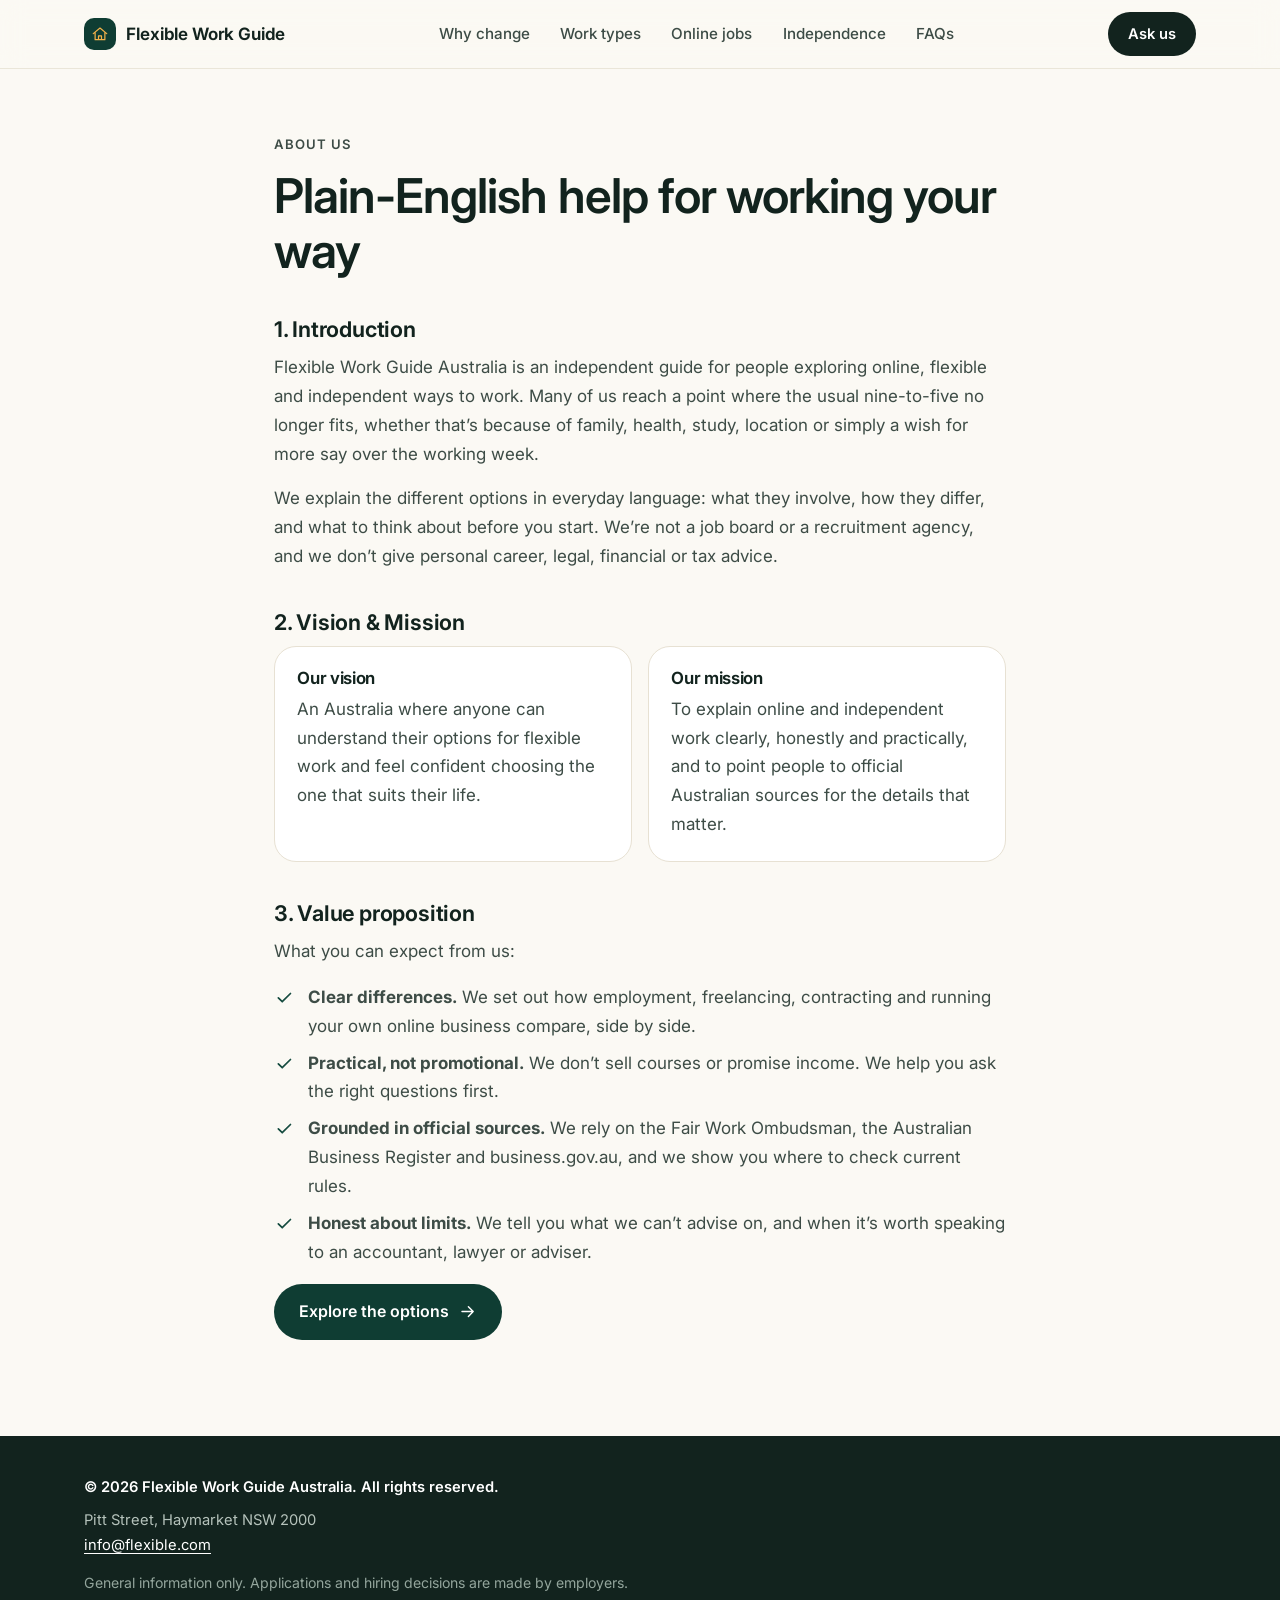
<file: site/about.html>
<!DOCTYPE html>
<html lang="en-AU">
<head>
  <meta charset="utf-8">
  <meta name="viewport" content="width=device-width, initial-scale=1">
  <title>About us | Flexible Work Guide Australia</title>
  <meta name="description" content="About Flexible Work Guide Australia: who we are, our vision and mission, and what you can expect from us.">
  <link rel="preconnect" href="https://fonts.googleapis.com">
  <link rel="preconnect" href="https://fonts.gstatic.com" crossorigin>
  <link rel="stylesheet" href="https://fonts.googleapis.com/css2?family=Inter:wght@400;500;600;700&display=swap">
  <link rel="stylesheet" href="styles.css">
</head>
<body>
  <svg width="0" height="0" style="position:absolute" aria-hidden="true" focusable="false">
    <defs>
      <symbol id="i-house" viewBox="0 0 24 24"><path d="M3 11.5 12 4l9 7.5M5.5 10v9.5h13V10M10 19.5v-5h4v5" fill="none" stroke="currentColor" stroke-width="1.6" stroke-linecap="round" stroke-linejoin="round"/></symbol>
      <symbol id="i-arrow" viewBox="0 0 24 24"><path d="M5 12h14M13 6l6 6-6 6" fill="none" stroke="currentColor" stroke-width="1.8" stroke-linecap="round" stroke-linejoin="round"/></symbol>
      <symbol id="i-check" viewBox="0 0 24 24"><path d="m5 12.5 4.5 4.5L19 7.5" fill="none" stroke="currentColor" stroke-width="2" stroke-linecap="round" stroke-linejoin="round"/></symbol>
    </defs>
  </svg>

  <a class="skip" href="#main">Skip to main content</a>

  <header class="site-header">
    <div class="wrap bar">
      <a class="brand" href="index.html#top">
        <span class="mark" aria-hidden="true"><svg class="ico"><use href="#i-house"/></svg></span>
        <span>Flexible Work Guide</span>
      </a>
      <nav aria-label="Guide sections">
        <ul>
          <li><a href="index.html#change">Why change</a></li>
          <li><a href="index.html#options">Work types</a></li>
          <li><a href="index.html#work">Online jobs</a></li>
          <li><a href="index.html#independence">Independence</a></li>
          <li><a href="index.html#faqs">FAQs</a></li>
        </ul>
      </nav>
      <a class="btn small-btn" href="index.html#ask">Ask us</a>
    </div>
  </header>

  <main id="main">
    <article class="page doc">
      <div class="narrow">
        <p class="kicker">About us</p>
        <h1>Plain-English help for working your way</h1>

        <section aria-labelledby="intro">
          <h2 id="intro">1. Introduction</h2>
          <p>Flexible Work Guide Australia is an independent guide for people exploring online, flexible and independent ways to work. Many of us reach a point where the usual nine-to-five no longer fits, whether that’s because of family, health, study, location or simply a wish for more say over the working week.</p>
          <p>We explain the different options in everyday language: what they involve, how they differ, and what to think about before you start. We’re not a job board or a recruitment agency, and we don’t give personal career, legal, financial or tax advice.</p>
        </section>

        <section aria-labelledby="vision">
          <h2 id="vision">2. Vision &amp; Mission</h2>
          <div class="vm">
            <div class="card">
              <h3>Our vision</h3>
              <p>An Australia where anyone can understand their options for flexible work and feel confident choosing the one that suits their life.</p>
            </div>
            <div class="card">
              <h3>Our mission</h3>
              <p>To explain online and independent work clearly, honestly and practically, and to point people to official Australian sources for the details that matter.</p>
            </div>
          </div>
        </section>

        <section aria-labelledby="value">
          <h2 id="value">3. Value proposition</h2>
          <p>What you can expect from us:</p>
          <ul class="ticks">
            <li><svg class="ico" aria-hidden="true"><use href="#i-check"/></svg><span><strong>Clear differences.</strong> We set out how employment, freelancing, contracting and running your own online business compare, side by side.</span></li>
            <li><svg class="ico" aria-hidden="true"><use href="#i-check"/></svg><span><strong>Practical, not promotional.</strong> We don’t sell courses or promise income. We help you ask the right questions first.</span></li>
            <li><svg class="ico" aria-hidden="true"><use href="#i-check"/></svg><span><strong>Grounded in official sources.</strong> We rely on the Fair Work Ombudsman, the Australian Business Register and business.gov.au, and we show you where to check current rules.</span></li>
            <li><svg class="ico" aria-hidden="true"><use href="#i-check"/></svg><span><strong>Honest about limits.</strong> We tell you what we can’t advise on, and when it’s worth speaking to an accountant, lawyer or adviser.</span></li>
          </ul>
          <p><a class="btn primary" href="index.html#options">Explore the options <svg class="ico" aria-hidden="true"><use href="#i-arrow"/></svg></a></p>
        </section>
      </div>
    </article>
  </main>

  <footer class="site-footer">
    <div class="wrap foot">
      <p class="copy">© 2026 Flexible Work Guide Australia. All rights reserved.</p>
      <address>
        <span>Pitt Street, Haymarket NSW 2000</span><br>
        <a href="mailto:info@flexible.com">info@flexible.com</a>
      </address>
      <p class="disclaimer">General information only. Applications and hiring decisions are made by employers.</p>
    </div>
  </footer>
</body>
</html>
</file>
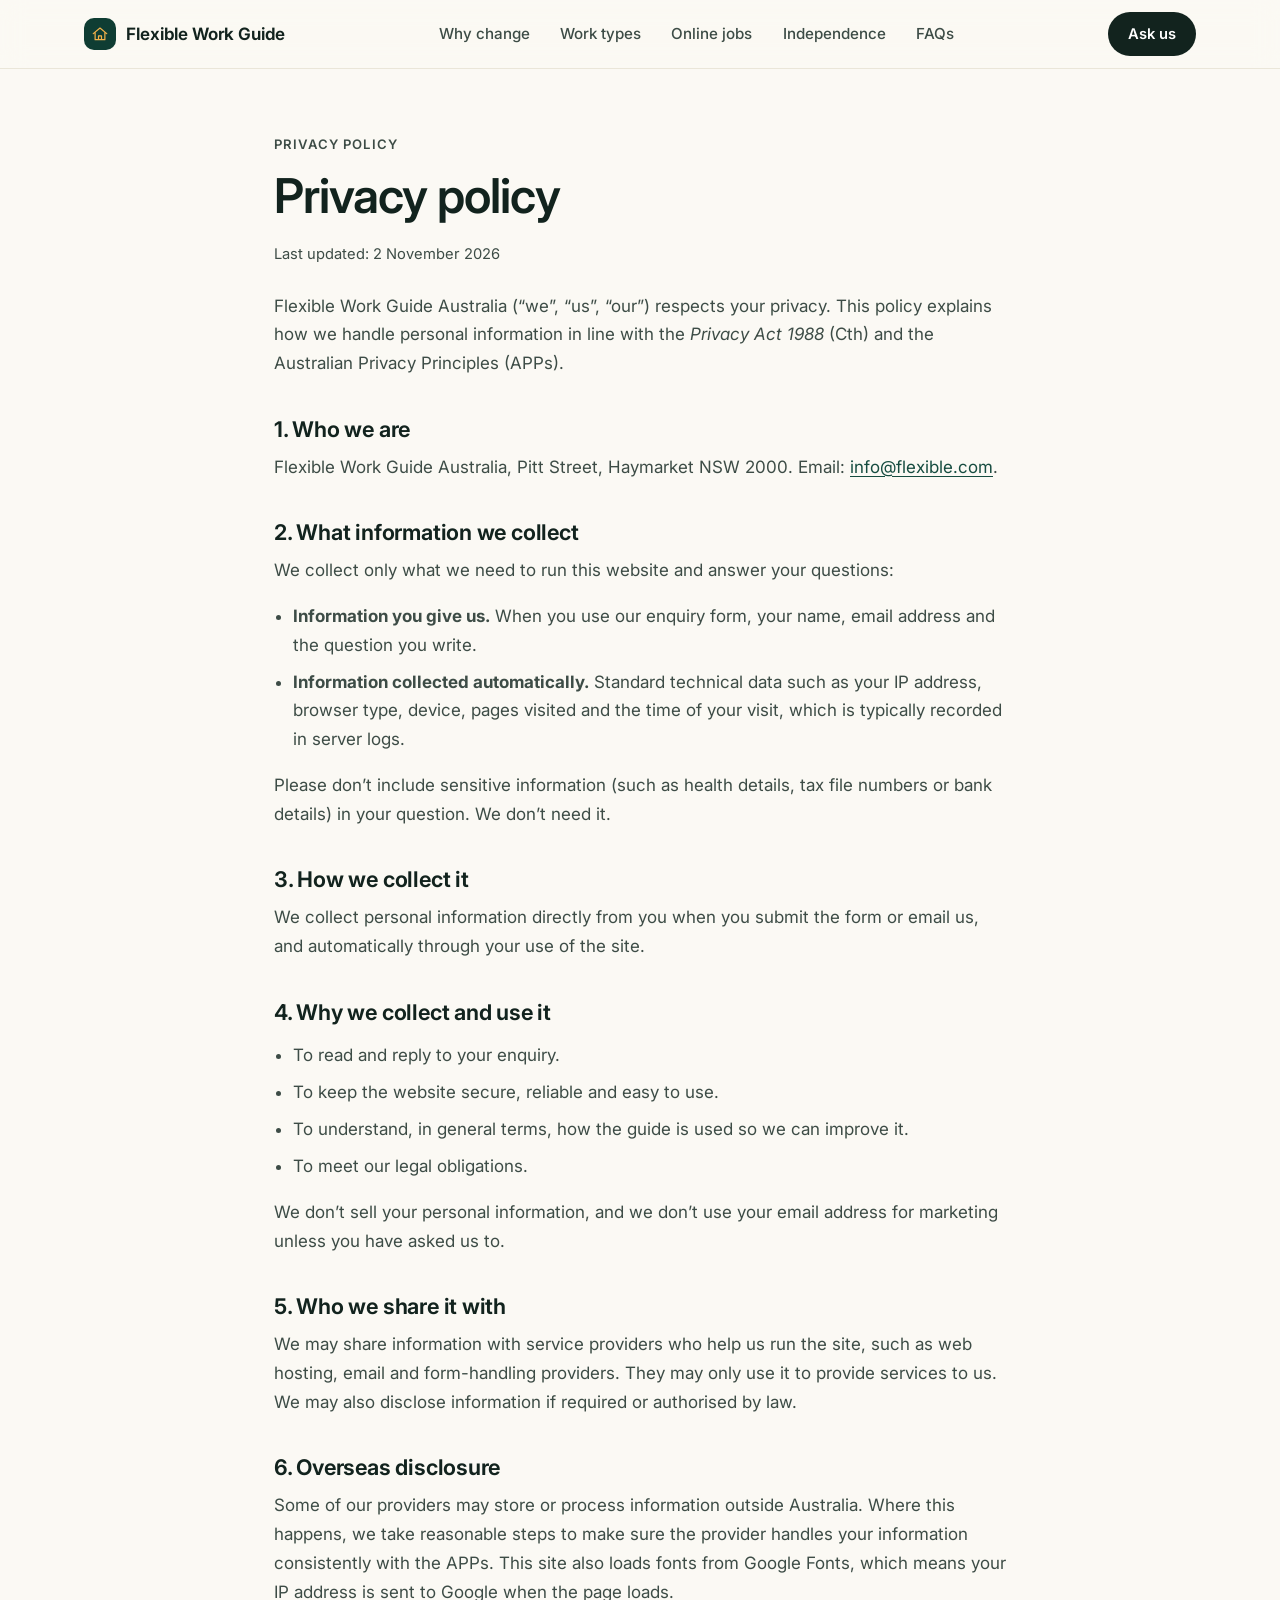
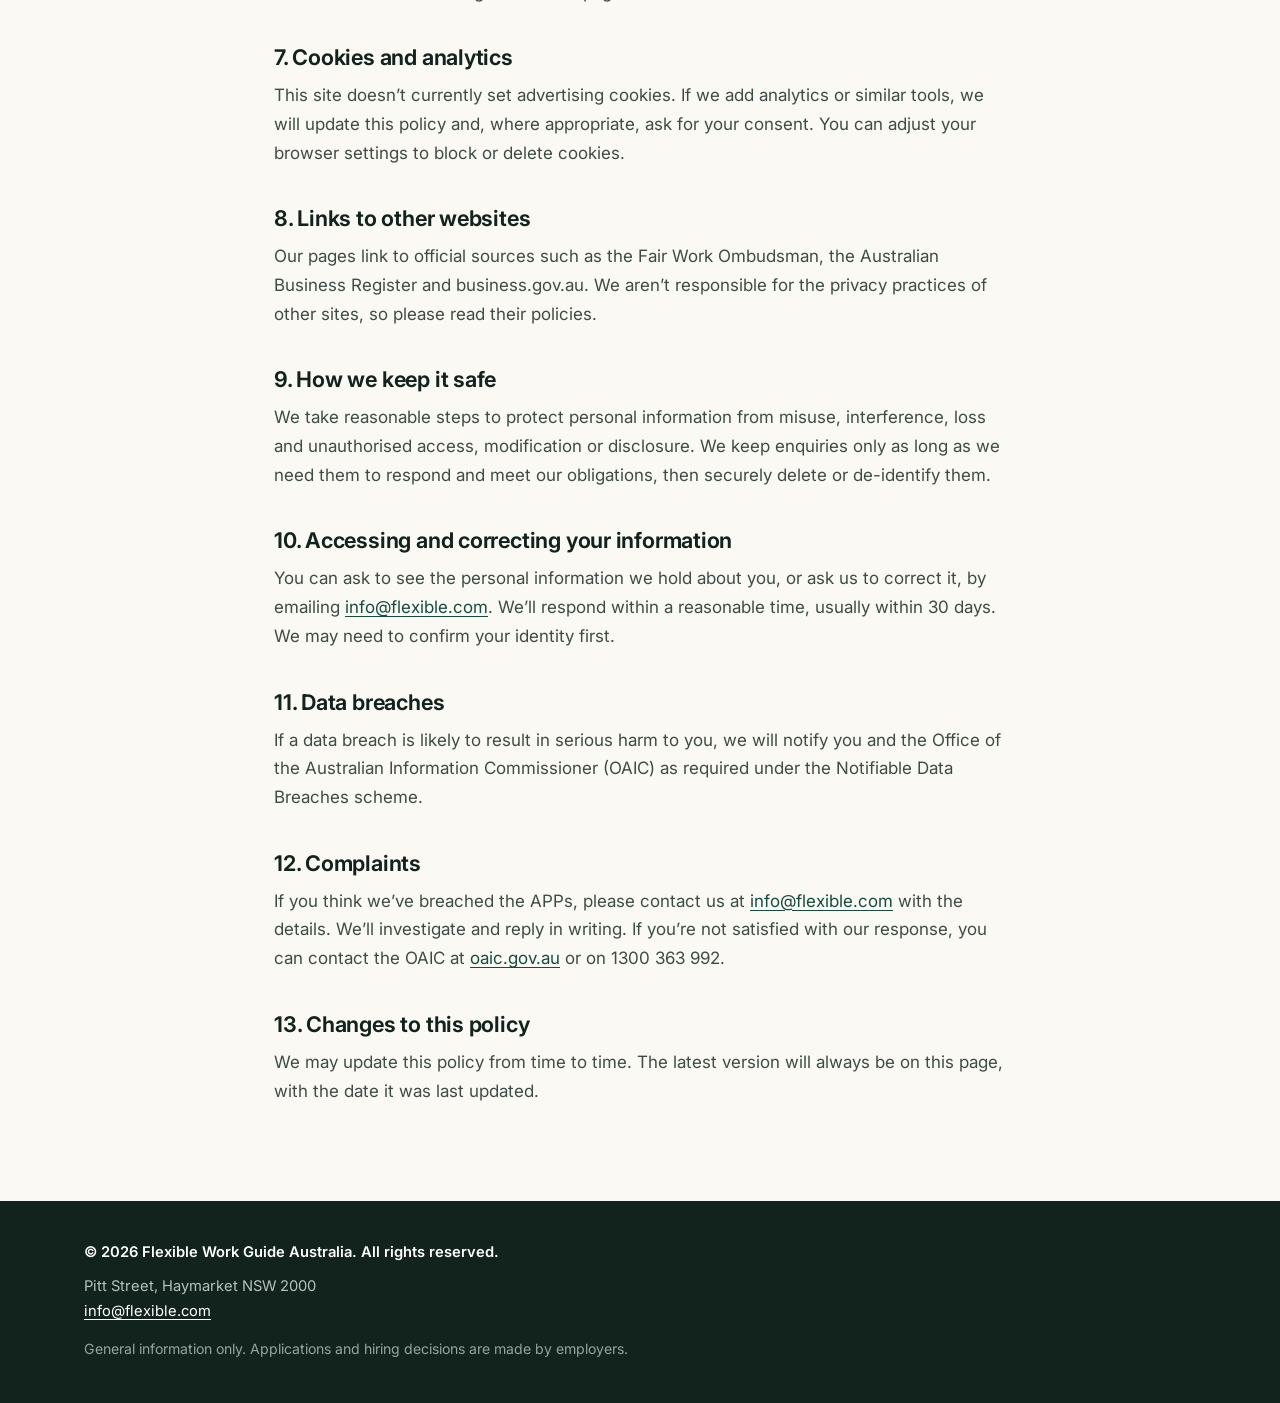
<file: site/privacy.html>
<!DOCTYPE html>
<html lang="en-AU">
<head>
  <meta charset="utf-8">
  <meta name="viewport" content="width=device-width, initial-scale=1">
  <title>Privacy policy | Flexible Work Guide Australia</title>
  <meta name="description" content="How Flexible Work Guide Australia collects, uses and protects personal information under the Privacy Act 1988 and the Australian Privacy Principles.">
  <link rel="preconnect" href="https://fonts.googleapis.com">
  <link rel="preconnect" href="https://fonts.gstatic.com" crossorigin>
  <link rel="stylesheet" href="https://fonts.googleapis.com/css2?family=Inter:wght@400;500;600;700&display=swap">
  <link rel="stylesheet" href="styles.css">
</head>
<body>
  <svg width="0" height="0" style="position:absolute" aria-hidden="true" focusable="false">
    <defs>
      <symbol id="i-house" viewBox="0 0 24 24"><path d="M3 11.5 12 4l9 7.5M5.5 10v9.5h13V10M10 19.5v-5h4v5" fill="none" stroke="currentColor" stroke-width="1.6" stroke-linecap="round" stroke-linejoin="round"/></symbol>
      <symbol id="i-arrow" viewBox="0 0 24 24"><path d="M5 12h14M13 6l6 6-6 6" fill="none" stroke="currentColor" stroke-width="1.8" stroke-linecap="round" stroke-linejoin="round"/></symbol>
      <symbol id="i-check" viewBox="0 0 24 24"><path d="m5 12.5 4.5 4.5L19 7.5" fill="none" stroke="currentColor" stroke-width="2" stroke-linecap="round" stroke-linejoin="round"/></symbol>
    </defs>
  </svg>

  <a class="skip" href="#main">Skip to main content</a>

  <header class="site-header">
    <div class="wrap bar">
      <a class="brand" href="index.html#top">
        <span class="mark" aria-hidden="true"><svg class="ico"><use href="#i-house"/></svg></span>
        <span>Flexible Work Guide</span>
      </a>
      <nav aria-label="Guide sections">
        <ul>
          <li><a href="index.html#change">Why change</a></li>
          <li><a href="index.html#options">Work types</a></li>
          <li><a href="index.html#work">Online jobs</a></li>
          <li><a href="index.html#independence">Independence</a></li>
          <li><a href="index.html#faqs">FAQs</a></li>
        </ul>
      </nav>
      <a class="btn small-btn" href="index.html#ask">Ask us</a>
    </div>
  </header>

  <main id="main">
    <article class="page doc">
      <div class="narrow">
        <p class="kicker">Privacy policy</p>
        <h1>Privacy policy</h1>
        <p class="meta-line">Last updated: 2 November 2026</p>
        <p>Flexible Work Guide Australia (“we”, “us”, “our”) respects your privacy. This policy explains how we handle personal information in line with the <em>Privacy Act 1988</em> (Cth) and the Australian Privacy Principles (APPs).</p>

        <h2>1. Who we are</h2>
        <p>Flexible Work Guide Australia, Pitt Street, Haymarket NSW 2000. Email: <a href="mailto:info@flexible.com">info@flexible.com</a>.</p>

        <h2>2. What information we collect</h2>
        <p>We collect only what we need to run this website and answer your questions:</p>
        <ul>
          <li><strong>Information you give us.</strong> When you use our enquiry form, your name, email address and the question you write.</li>
          <li><strong>Information collected automatically.</strong> Standard technical data such as your IP address, browser type, device, pages visited and the time of your visit, which is typically recorded in server logs.</li>
        </ul>
        <p>Please don’t include sensitive information (such as health details, tax file numbers or bank details) in your question. We don’t need it.</p>

        <h2>3. How we collect it</h2>
        <p>We collect personal information directly from you when you submit the form or email us, and automatically through your use of the site.</p>

        <h2>4. Why we collect and use it</h2>
        <ul>
          <li>To read and reply to your enquiry.</li>
          <li>To keep the website secure, reliable and easy to use.</li>
          <li>To understand, in general terms, how the guide is used so we can improve it.</li>
          <li>To meet our legal obligations.</li>
        </ul>
        <p>We don’t sell your personal information, and we don’t use your email address for marketing unless you have asked us to.</p>

        <h2>5. Who we share it with</h2>
        <p>We may share information with service providers who help us run the site, such as web hosting, email and form-handling providers. They may only use it to provide services to us. We may also disclose information if required or authorised by law.</p>

        <h2>6. Overseas disclosure</h2>
        <p>Some of our providers may store or process information outside Australia. Where this happens, we take reasonable steps to make sure the provider handles your information consistently with the APPs. This site also loads fonts from Google Fonts, which means your IP address is sent to Google when the page loads.</p>

        <h2>7. Cookies and analytics</h2>
        <p>This site doesn’t currently set advertising cookies. If we add analytics or similar tools, we will update this policy and, where appropriate, ask for your consent. You can adjust your browser settings to block or delete cookies.</p>

        <h2>8. Links to other websites</h2>
        <p>Our pages link to official sources such as the Fair Work Ombudsman, the Australian Business Register and business.gov.au. We aren’t responsible for the privacy practices of other sites, so please read their policies.</p>

        <h2>9. How we keep it safe</h2>
        <p>We take reasonable steps to protect personal information from misuse, interference, loss and unauthorised access, modification or disclosure. We keep enquiries only as long as we need them to respond and meet our obligations, then securely delete or de-identify them.</p>

        <h2>10. Accessing and correcting your information</h2>
        <p>You can ask to see the personal information we hold about you, or ask us to correct it, by emailing <a href="mailto:info@flexible.com">info@flexible.com</a>. We’ll respond within a reasonable time, usually within 30 days. We may need to confirm your identity first.</p>

        <h2>11. Data breaches</h2>
        <p>If a data breach is likely to result in serious harm to you, we will notify you and the Office of the Australian Information Commissioner (OAIC) as required under the Notifiable Data Breaches scheme.</p>

        <h2>12. Complaints</h2>
        <p>If you think we’ve breached the APPs, please contact us at <a href="mailto:info@flexible.com">info@flexible.com</a> with the details. We’ll investigate and reply in writing. If you’re not satisfied with our response, you can contact the OAIC at <a href="https://www.oaic.gov.au/" rel="noopener">oaic.gov.au</a> or on 1300 363 992.</p>

        <h2>13. Changes to this policy</h2>
        <p>We may update this policy from time to time. The latest version will always be on this page, with the date it was last updated.</p>
      </div>
    </article>
  </main>

  <footer class="site-footer">
    <div class="wrap foot">
      <p class="copy">© 2026 Flexible Work Guide Australia. All rights reserved.</p>
      <address>
        <span>Pitt Street, Haymarket NSW 2000</span><br>
        <a href="mailto:info@flexible.com">info@flexible.com</a>
      </address>
      <p class="disclaimer">General information only. Applications and hiring decisions are made by employers.</p>
    </div>
  </footer>
</body>
</html>
</file>
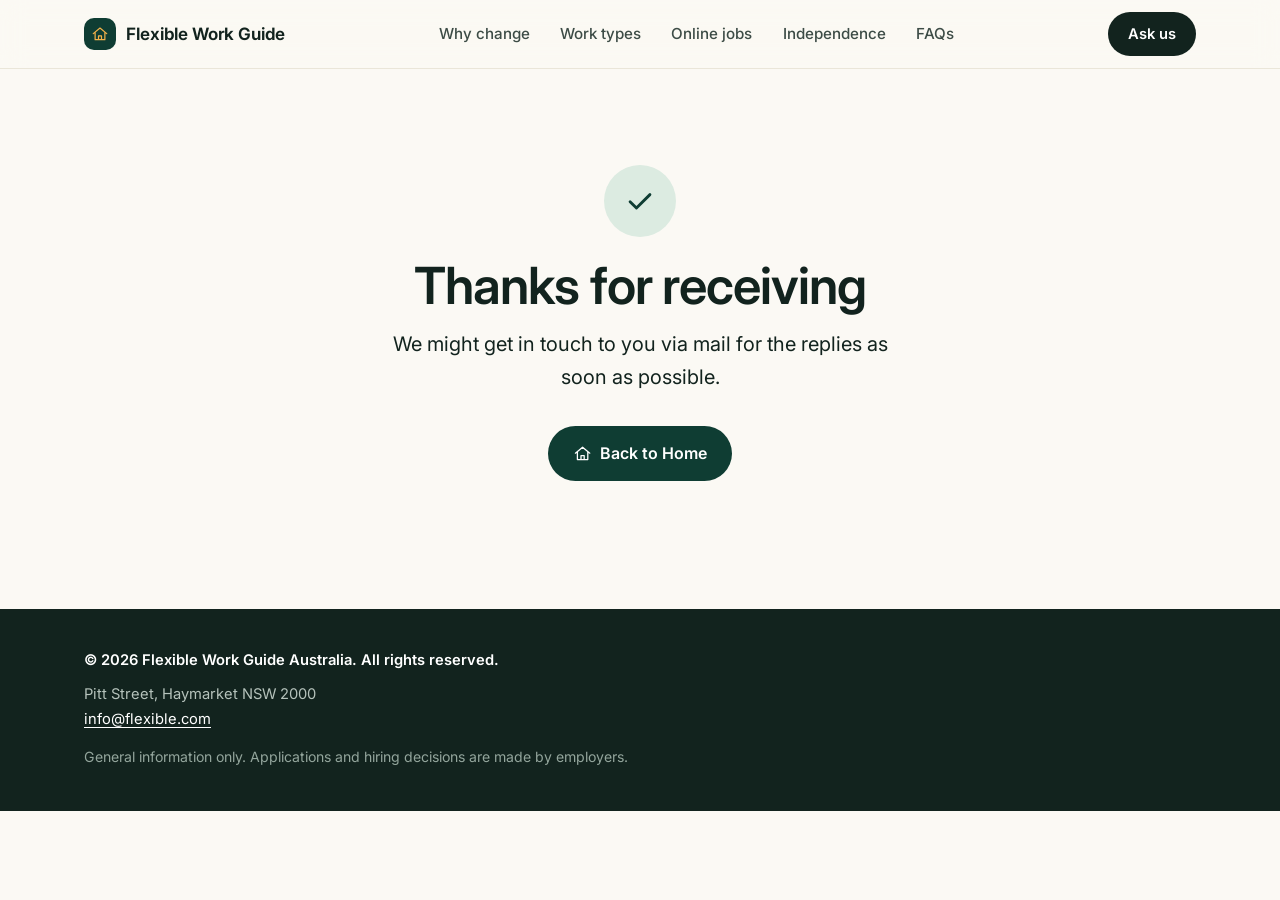
<file: site/thank-you.html>
<!DOCTYPE html>
<html lang="en-AU">
<head>
  <meta charset="utf-8">
  <meta name="viewport" content="width=device-width, initial-scale=1">
  <title>Thank you | Flexible Work Guide Australia</title>
  <meta name="description" content="Thanks for your enquiry.">
  <meta name="robots" content="noindex">
  <link rel="preconnect" href="https://fonts.googleapis.com">
  <link rel="preconnect" href="https://fonts.gstatic.com" crossorigin>
  <link rel="stylesheet" href="https://fonts.googleapis.com/css2?family=Inter:wght@400;500;600;700&display=swap">
  <link rel="stylesheet" href="styles.css">
</head>
<body>
  <svg width="0" height="0" style="position:absolute" aria-hidden="true" focusable="false">
    <defs>
      <symbol id="i-house" viewBox="0 0 24 24"><path d="M3 11.5 12 4l9 7.5M5.5 10v9.5h13V10M10 19.5v-5h4v5" fill="none" stroke="currentColor" stroke-width="1.6" stroke-linecap="round" stroke-linejoin="round"/></symbol>
      <symbol id="i-arrow" viewBox="0 0 24 24"><path d="M5 12h14M13 6l6 6-6 6" fill="none" stroke="currentColor" stroke-width="1.8" stroke-linecap="round" stroke-linejoin="round"/></symbol>
      <symbol id="i-check" viewBox="0 0 24 24"><path d="m5 12.5 4.5 4.5L19 7.5" fill="none" stroke="currentColor" stroke-width="2" stroke-linecap="round" stroke-linejoin="round"/></symbol>
    </defs>
  </svg>

  <a class="skip" href="#main">Skip to main content</a>

  <header class="site-header">
    <div class="wrap bar">
      <a class="brand" href="index.html#top">
        <span class="mark" aria-hidden="true"><svg class="ico"><use href="#i-house"/></svg></span>
        <span>Flexible Work Guide</span>
      </a>
      <nav aria-label="Guide sections">
        <ul>
          <li><a href="index.html#change">Why change</a></li>
          <li><a href="index.html#options">Work types</a></li>
          <li><a href="index.html#work">Online jobs</a></li>
          <li><a href="index.html#independence">Independence</a></li>
          <li><a href="index.html#faqs">FAQs</a></li>
        </ul>
      </nav>
      <a class="btn small-btn" href="index.html#ask">Ask us</a>
    </div>
  </header>

  <main id="main">
    <section class="page thanks">
      <div class="narrow center">
        <span class="tick" aria-hidden="true"><svg class="ico"><use href="#i-check"/></svg></span>
        <h1>Thanks for receiving</h1>
        <p class="lead">We might get in touch to you via mail for the replies as soon as possible.</p>
        <p><a class="btn primary" href="index.html"><svg class="ico" aria-hidden="true"><use href="#i-house"/></svg> Back to Home</a></p>
      </div>
    </section>
  </main>

  <footer class="site-footer">
    <div class="wrap foot">
      <p class="copy">© 2026 Flexible Work Guide Australia. All rights reserved.</p>
      <address>
        <span>Pitt Street, Haymarket NSW 2000</span><br>
        <a href="mailto:info@flexible.com">info@flexible.com</a>
      </address>
      <p class="disclaimer">General information only. Applications and hiring decisions are made by employers.</p>
    </div>
  </footer>
</body>
</html>
</file>
<file: styles.css>
:root {
  --ink: #12231e;
  --ink-2: #3d4c46;
  --muted: #62706a;
  --bg: #fbf9f4;
  --alt: #f3efe6;
  --card: #ffffff;
  --line: #e7e1d3;
  --forest: #0f3d33;
  --forest-2: #164c40;
  --mint: #dcebe1;
  --sand: #f1e6cf;
  --amber: #f4b24a;
  --amber-ink: #5c3b00;
  --clay: #c8532f;
  --focus: #0b57d0;
  --r: 22px;
  --sans: "Inter", system-ui, -apple-system, "Segoe UI", Roboto, Arial, sans-serif;
  --serif: "Instrument Serif", Georgia, serif;
}

* { box-sizing: border-box; }
html { scroll-behavior: smooth; scroll-padding-top: 88px; }
body { margin: 0; font-family: var(--sans); font-size: 1.0625rem; line-height: 1.65; color: var(--ink-2); background: var(--bg); -webkit-font-smoothing: antialiased; }
h1, h2, h3, h4 { margin: 0 0 .6rem; color: var(--ink); line-height: 1.15; letter-spacing: -.02em; font-weight: 650; }
h1 { font-size: clamp(2.5rem, 5.4vw, 4.1rem); letter-spacing: -.035em; font-weight: 600; }
h1 em { font-style: normal; color: var(--forest-2); }
h2 { font-size: clamp(1.9rem, 3.4vw, 2.7rem); letter-spacing: -.03em; }
h3 { font-size: 1.15rem; }
h4 { font-size: .95rem; }
p { margin: 0 0 1rem; }
a { color: var(--forest-2); text-underline-offset: 3px; }
a:hover { color: var(--forest); }
:focus-visible { outline: 3px solid var(--focus); outline-offset: 3px; border-radius: 6px; }

.wrap { max-width: 1160px; margin: 0 auto; padding: 0 1.5rem; }
section { padding: 6rem 0; }
section.alt { background: var(--alt); }
.small { font-size: .95rem; color: var(--muted); }
.ico { width: 1.2em; height: 1.2em; flex: none; vertical-align: -.2em; }
.kicker { font-size: .82rem; font-weight: 600; letter-spacing: .08em; text-transform: uppercase; color: var(--clay); margin-bottom: .8rem; }
.section-lead { font-size: 1.15rem; color: var(--muted); max-width: 62ch; margin-bottom: 2.6rem; }
.sub-h { margin: 3rem 0 .8rem; font-size: 1.35rem; }

.skip { position: absolute; left: -999px; top: 0; background: #fff; padding: .6rem 1rem; z-index: 50; }
.skip:focus { left: 0; }

.site-header { position: sticky; top: 0; z-index: 40; background: rgba(251,249,244,.85); backdrop-filter: saturate(1.4) blur(12px); border-bottom: 1px solid rgba(231,225,211,.8); }
.bar { display: flex; align-items: center; justify-content: space-between; gap: 1.5rem; min-height: 68px; }
.brand { display: flex; align-items: center; gap: .65rem; font-weight: 650; color: var(--ink); text-decoration: none; letter-spacing: -.01em; }
.mark { display: grid; place-items: center; width: 32px; height: 32px; border-radius: 10px; background: var(--forest); color: var(--amber); }
.mark .ico { width: 18px; height: 18px; }
nav ul { display: flex; gap: .3rem; list-style: none; margin: 0; padding: 0; }
nav a { display: block; color: var(--ink-2); text-decoration: none; font-size: .95rem; font-weight: 500; padding: .45rem .8rem; border-radius: 999px; }
nav a:hover { background: rgba(15,61,51,.07); color: var(--ink); }

.btn { display: inline-flex; align-items: center; gap: .55rem; font: inherit; font-weight: 600; font-size: 1rem; padding: .85rem 1.5rem; border-radius: 999px; text-decoration: none; cursor: pointer; border: 1.5px solid transparent; min-height: 48px; transition: transform .15s ease, background .15s ease, border-color .15s ease; }
.btn:hover { transform: translateY(-1px); }
.btn.primary { background: var(--forest); color: #fff; }
.btn.primary:hover { background: var(--forest-2); color: #fff; }
.btn.ghost { background: transparent; color: var(--ink); border-color: #c8c2b2; }
.btn.ghost:hover { border-color: var(--ink); }
.small-btn { background: var(--ink); color: #fff; padding: .55rem 1.2rem; min-height: 40px; font-size: .92rem; }
.small-btn:hover { background: #000; color: #fff; }

.hero { padding: 5rem 0 5.5rem; position: relative; overflow: hidden; background: radial-gradient(900px 500px at 88% -10%, #f9e2b6 0, transparent 60%), radial-gradient(700px 500px at -5% 100%, #d7e9dd 0, transparent 60%), var(--bg); }
.hero-grid { display: grid; grid-template-columns: 1.05fr 1fr; gap: 3.5rem; align-items: center; }
.eyebrow { display: inline-flex; align-items: center; gap: .55rem; font-size: .88rem; font-weight: 600; color: var(--forest-2); background: rgba(255,255,255,.75); border: 1px solid var(--line); padding: .35rem .9rem; border-radius: 999px; margin-bottom: 1.4rem; }
.dot { width: 8px; height: 8px; border-radius: 50%; background: var(--clay); }
.lead { font-size: 1.25rem; color: var(--ink); margin-top: 1.4rem; max-width: 36em; }
.sub { color: var(--muted); max-width: 36em; }
.actions { display: flex; flex-wrap: wrap; gap: .75rem; margin: 1.8rem 0 1.6rem; }
.audience { list-style: none; display: flex; flex-wrap: wrap; gap: .4rem 1.2rem; padding: 0; margin: 0; font-size: .92rem; color: var(--muted); }
.audience li::before { content: ""; display: inline-block; width: 6px; height: 6px; border-radius: 50%; background: var(--amber); margin-right: .5rem; vertical-align: middle; }

.hero-art { position: relative; padding: 1rem 0 2.5rem 1.5rem; }
.mock { background: #fff; border: 1px solid var(--line); border-radius: 20px; box-shadow: 0 30px 60px -20px rgba(15,61,51,.25), 0 6px 14px rgba(15,61,51,.06); overflow: hidden; transform: rotate(1.2deg); }
.mock-top { display: flex; align-items: center; gap: .4rem; padding: .75rem 1rem; background: #f6f3ec; border-bottom: 1px solid var(--line); }
.mock-top i { width: 10px; height: 10px; border-radius: 50%; background: #d9d2c0; }
.mock-top span { margin-left: .6rem; font-size: .78rem; color: var(--muted); background: #fff; border: 1px solid var(--line); border-radius: 999px; padding: .15rem .8rem; }
.mock-body { padding: 1.5rem; }
.ex { font-size: .72rem; font-weight: 700; text-transform: uppercase; letter-spacing: .08em; color: var(--clay); margin-bottom: .3rem; }
.mock-body h2 { font-size: 1.5rem; margin-bottom: .8rem; }
.tags { display: flex; flex-wrap: wrap; gap: .4rem; margin-bottom: 1rem; }
.tag-pill { display: inline-flex; align-items: center; gap: .35rem; font-size: .8rem; background: var(--alt); color: var(--ink-2); border-radius: 999px; padding: .25rem .7rem; }
.reqs { list-style: none; margin: 0 0 1.2rem; padding: 0; font-size: .92rem; }
.reqs li { display: flex; align-items: center; gap: .6rem; padding: .5rem 0; border-top: 1px solid var(--line); }
.pill { display: inline-block; font-size: .72rem; font-weight: 700; padding: .15rem .6rem; border-radius: 999px; letter-spacing: .02em; white-space: nowrap; }
.pill.must { background: #fbe0d4; color: #8a2f13; }
.pill.nice { background: var(--mint); color: var(--forest); }
.fake-btn { text-align: center; font-weight: 600; font-size: .92rem; background: var(--forest); color: #fff; padding: .7rem; border-radius: 999px; }

.float { position: absolute; background: #fff; border: 1px solid var(--line); border-radius: 16px; box-shadow: 0 18px 36px -12px rgba(15,61,51,.28); padding: .8rem 1rem; }
.f1 { left: 0; bottom: .2rem; display: flex; gap: .7rem; align-items: center; transform: rotate(-2deg); }
.f1 b { display: block; font-size: .92rem; color: var(--ink); line-height: 1.2; }
.f1 small { color: var(--muted); font-size: .78rem; }
.tick { display: grid; place-items: center; width: 34px; height: 34px; border-radius: 50%; background: var(--mint); color: var(--forest); }
.f2 { right: -.5rem; bottom: 0; width: 210px; transform: rotate(2deg); }
.f2 .mini { font-size: .72rem; text-transform: uppercase; letter-spacing: .08em; font-weight: 700; color: var(--muted); margin-bottom: .4rem; }
.f2 .line { display: flex; gap: 4px; height: 12px; margin-bottom: .4rem; }
.f2 .seg { border-radius: 99px; }
.f2 .seg.g { flex: 1; background: #e3ddcf; }
.f2 .seg.t { flex: 4; background: var(--forest); }
.f2 small { font-size: .75rem; color: var(--muted); }

.trust { padding: 0; background: var(--forest); color: #e8f1ec; }
.learn-grid { list-style: none; margin: 0; padding: 1.6rem 0; display: grid; grid-template-columns: repeat(4, 1fr); gap: 1.5rem; }
.learn-grid li { display: flex; gap: .8rem; align-items: center; font-size: .95rem; line-height: 1.4; }
.learn-grid .ico { width: 26px; height: 26px; color: var(--amber); }

.bento { display: grid; grid-template-columns: repeat(6, 1fr); gap: 1rem; }
.tile { background: var(--card); border: 1px solid var(--line); border-radius: var(--r); padding: 1.8rem; }
.tile p:last-child { margin-bottom: 0; }
.t-remote, .t-online, .t-flex { grid-column: span 2; }
.t-overlap { grid-column: span 4; display: grid; grid-template-columns: 240px 1fr; gap: 2rem; align-items: center; }
.t-hybrid { grid-column: span 2; background: var(--forest); border-color: var(--forest); color: #d6e6de; }
.t-hybrid h3 { color: #fff; }
.t-hybrid .small { color: #b5cdc2; }
.t-hybrid strong { color: #fff; }
.badge { display: inline-grid; place-items: center; width: 46px; height: 46px; border-radius: 14px; margin-bottom: 1.1rem; }
.badge .ico { width: 24px; height: 24px; }
.t-remote .badge { background: var(--mint); color: var(--forest); }
.t-online .badge { background: #fbe0d4; color: #8a2f13; }
.t-flex .badge { background: var(--sand); color: var(--amber-ink); }

.venn { margin: 0; }
.venn svg { width: 100%; height: auto; display: block; }
.venn circle { stroke-width: 1.5; fill-opacity: .55; }
.venn .c1 { fill: #9fd0b4; stroke: #4c9a74; }
.venn .c2 { fill: #f6b9a0; stroke: #d27a58; }
.venn .c3 { fill: #f7d58f; stroke: #c99a2e; }
.vt { font-size: 13px; font-weight: 700; fill: var(--ink); font-family: var(--sans); }
.vc { font-size: 11px; font-weight: 700; fill: var(--ink); font-family: var(--sans); }

.days { display: grid; grid-template-columns: repeat(5, 1fr); gap: .4rem; margin: 1rem 0; }
.day { display: flex; flex-direction: column; align-items: center; padding: .6rem .1rem; border-radius: 12px; font-size: .78rem; font-weight: 600; }
.day b { font-size: .72rem; opacity: .85; }
.day.home { background: var(--amber); color: var(--amber-ink); }
.day.office { background: rgba(255,255,255,.12); color: #e8f1ec; }

.next { display: flex; gap: 1rem; align-items: baseline; flex-wrap: wrap; margin: 2.4rem 0 0; padding: 1rem 1.3rem; background: #fff; border: 1px solid var(--line); border-left: 4px solid var(--clay); border-radius: 14px; color: var(--ink); }
section.alt .next { background: #fff; }
.next span { font-size: .75rem; font-weight: 700; text-transform: uppercase; letter-spacing: .08em; color: var(--clay); }

.explorer { display: grid; grid-template-columns: 260px 1fr; gap: 1.2rem; align-items: start; }
.tablist { display: flex; flex-direction: column; gap: .35rem; }
.tab { display: flex; align-items: center; gap: .7rem; width: 100%; text-align: left; font: inherit; font-weight: 550; font-size: .98rem; padding: .85rem 1rem; border-radius: 14px; border: 1px solid transparent; background: transparent; color: var(--ink-2); cursor: pointer; transition: background .15s ease; }
.tab:hover { background: rgba(255,255,255,.7); }
.tab[aria-selected="true"] { background: #fff; border-color: var(--line); color: var(--ink); font-weight: 650; }
.tab .ico { color: var(--forest-2); width: 22px; height: 22px; }
.panels { background: #fff; border: 1px solid var(--line); border-radius: var(--r); padding: 2rem; min-height: 100%; }
.panel h3 { font-size: 1.6rem; margin-bottom: 1.4rem; }
.trio { display: grid; grid-template-columns: repeat(3, 1fr); gap: 1.5rem; }
.trio h4 { font-size: .78rem; text-transform: uppercase; letter-spacing: .08em; color: var(--forest-2); margin-bottom: .4rem; }
.trio p { font-size: 1rem; margin: 0; }
.js .panel[hidden] { display: none; }
html:not(.js) .panel + .panel { margin-top: 2rem; padding-top: 2rem; border-top: 1px solid var(--line); }
html:not(.js) .tablist { display: none; }
html:not(.js) .explorer { grid-template-columns: 1fr; }

.scenario { display: flex; gap: 1.4rem; align-items: flex-start; margin: 2rem 0 0; padding: 1.8rem; border-radius: var(--r); background: var(--sand); }
.scenario .mono { display: grid; place-items: center; width: 56px; height: 56px; border-radius: 50%; background: var(--forest); color: var(--amber); font-family: var(--serif); font-size: 1.8rem; flex: none; }
.scenario .mono.b { background: var(--clay); color: #fff; }
.scenario .ex { color: var(--amber-ink); }
.scenario p:last-child { margin-bottom: 0; }

.translate { display: grid; gap: .7rem; margin: 1rem 0; }
.pair { display: grid; grid-template-columns: 1fr 28px 1.4fr; gap: 1rem; align-items: center; }
.pair .from { background: var(--sand); color: var(--amber-ink); border-radius: 14px; padding: .85rem 1.1rem; font-weight: 600; font-size: .98rem; }
.pair .to { background: #fff; border: 1px solid var(--line); border-radius: 14px; padding: .85rem 1.1rem; color: var(--ink); }
.pair .arrow { color: var(--clay); width: 24px; height: 24px; }

.grid4 { display: grid; grid-template-columns: repeat(4, 1fr); gap: 1rem; margin: 2.4rem 0; }
.grid3 { display: grid; grid-template-columns: repeat(3, 1fr); gap: 1rem; }
.mini-card { background: #fff; border: 1px solid var(--line); border-radius: var(--r); padding: 1.5rem; }
.mini-card h3 { font-size: 1.05rem; }
.mini-card p { font-size: .98rem; margin: 0; }
.ib { display: inline-grid; place-items: center; width: 42px; height: 42px; border-radius: 12px; background: var(--mint); color: var(--forest); margin-bottom: 1rem; }
.mini-card a { font-weight: 600; }

.equip { display: grid; grid-template-columns: 1.3fr 1fr; gap: 2rem; align-items: center; background: var(--forest); color: #d6e6de; border-radius: var(--r); padding: 2rem; }
.equip h3 { color: #fff; }
.equip p { margin: 0; }
.equip-list { list-style: none; margin: 0; padding: 0; display: grid; grid-template-columns: 1fr 1fr; gap: .6rem; }
.equip-list li { display: flex; align-items: center; gap: .6rem; background: rgba(255,255,255,.08); border: 1px solid rgba(255,255,255,.12); border-radius: 14px; padding: .8rem 1rem; font-size: .95rem; font-weight: 550; color: #fff; }
.equip-list .ico { color: var(--amber); }

.two-col { display: grid; grid-template-columns: 1fr 1fr; gap: 1rem; margin: 1.2rem 0; }
.col { border-radius: var(--r); padding: 1.6rem; background: #fff; border: 1px solid var(--line); }
.col h4 { margin-bottom: .8rem; }
.col ul { margin: 0; padding-left: 1.1rem; }
.col li { margin-bottom: .45rem; }

.planner { margin: 0 0 1.2rem; background: #fff; border: 1px solid var(--line); border-radius: var(--r); padding: 1.6rem; }
.planner figcaption { display: flex; justify-content: space-between; gap: 1rem; flex-wrap: wrap; margin-bottom: 1rem; }
.planner figcaption span { font-weight: 650; color: var(--ink); }
.planner figcaption em { font-style: normal; color: var(--muted); font-size: .9rem; }
.pgrid { display: grid; grid-template-columns: repeat(5, 1fr); gap: .6rem; }
.pcol { display: flex; flex-direction: column; gap: .4rem; }
.pcol b { text-align: center; font-size: .82rem; color: var(--muted); text-transform: uppercase; letter-spacing: .06em; }
.blk { display: block; border-radius: 12px; padding: .5rem .5rem; font-size: .8rem; line-height: 1.3; text-align: center; }
.blk.work { background: var(--forest); color: #fff; padding: 1.3rem .5rem; font-weight: 600; }
.blk.call { background: var(--amber); color: var(--amber-ink); font-weight: 650; }
.blk.pause { background: #efe9dc; color: var(--muted); }
.blk.free { background: var(--mint); color: var(--forest); padding: 2rem .5rem; font-weight: 650; }
.legend { display: flex; flex-wrap: wrap; align-items: center; gap: .4rem .6rem; font-size: .85rem; color: var(--muted); margin: 1.2rem 0 0; }
.key { width: .8rem; height: .8rem; border-radius: 4px; display: inline-block; margin-left: .8rem; }
.key:first-child { margin-left: 0; }
.key.work { background: var(--forest); } .key.call { background: var(--amber); } .key.pause { background: #e3ddcf; }

.checklist { background: #fff; border: 1px solid var(--line); border-radius: var(--r); padding: 2rem; margin-bottom: 1.2rem; }
.progress-wrap { margin-bottom: 1.6rem; }
.progress { font-weight: 650; color: var(--ink); margin: 0 0 .5rem; font-size: .95rem; }
.bar-track { height: 8px; background: var(--alt); border-radius: 999px; overflow: hidden; }
.bar-fill { height: 100%; width: 0; background: var(--clay); border-radius: 999px; transition: width .3s ease; }
.check-grid { display: grid; grid-template-columns: 1fr 1fr; gap: 1.6rem 3rem; }
fieldset { border: 0; padding: 0; margin: 0; }
legend { display: flex; align-items: center; gap: .7rem; font-weight: 650; color: var(--ink); margin-bottom: .5rem; padding: 0; }
.num { display: inline-grid; place-items: center; width: 1.7rem; height: 1.7rem; border-radius: 50%; background: var(--sand); color: var(--amber-ink); font-size: .8rem; font-weight: 700; }
.checklist label { display: flex; gap: .8rem; align-items: flex-start; padding: .5rem 0; cursor: pointer; font-size: .98rem; line-height: 1.5; }
.checklist input { appearance: none; -webkit-appearance: none; width: 1.3rem; height: 1.3rem; flex: none; margin-top: .15rem; border: 1.5px solid #a9a391; border-radius: 7px; background: #fff; display: grid; place-items: center; cursor: pointer; }
.checklist input:checked { background: var(--forest); border-color: var(--forest); }
.checklist input:checked::after { content: ""; width: .35rem; height: .65rem; border: solid #fff; border-width: 0 2.5px 2.5px 0; transform: rotate(45deg) translate(-1px, -1px); }
.checklist input:checked + span { color: var(--muted); }
.note { display: flex; gap: .8rem; align-items: flex-start; background: var(--sand); border-radius: 16px; padding: 1.1rem 1.3rem; color: var(--ink); margin: 0; }
.note .ico { width: 24px; height: 24px; color: var(--amber-ink); margin-top: .1rem; }

section.dark { background: var(--forest); color: #cfe0d7; }
section.dark h2 { color: #fff; }
section.dark .kicker { color: var(--amber); }
section.dark .section-lead, section.dark .small { color: #a9c4b8; }
section.dark a { color: #fff; }
.links { list-style: none; padding: 0; margin: 0 0 1.6rem; display: grid; grid-template-columns: repeat(3, 1fr); gap: 1rem; }
.links a { display: block; height: 100%; background: rgba(255,255,255,.06); border: 1px solid rgba(255,255,255,.14); border-radius: var(--r); padding: 1.4rem; text-decoration: none; transition: background .15s ease, transform .15s ease; }
.links a:hover { background: rgba(255,255,255,.12); transform: translateY(-2px); }
.ln { display: flex; justify-content: space-between; align-items: center; gap: .6rem; font-weight: 650; color: #fff; font-size: 1.05rem; margin-bottom: .4rem; }
.ln .ico { color: var(--amber); }
.links small { display: block; color: #b8d0c4; font-size: .93rem; line-height: 1.5; }

.faq-grid { display: grid; grid-template-columns: .9fr 1.3fr; gap: 4rem; align-items: start; }
.acc details { border-bottom: 1px solid var(--line); }
.acc details:first-child { border-top: 1px solid var(--line); }
.acc summary { list-style: none; cursor: pointer; display: flex; justify-content: space-between; align-items: center; gap: 1rem; font-weight: 600; color: var(--ink); padding: 1.2rem 0; font-size: 1.05rem; }
.acc summary::-webkit-details-marker { display: none; }
.acc summary::after { content: "+"; display: grid; place-items: center; width: 30px; height: 30px; border-radius: 50%; background: var(--alt); font-size: 1.3rem; line-height: 1; font-weight: 400; color: var(--forest); flex: none; transition: transform .2s ease; }
.acc details[open] summary::after { content: "–"; background: var(--forest); color: #fff; }
.acc p { padding-bottom: 1.2rem; margin: 0; color: var(--muted); }

.ask-grid { display: grid; grid-template-columns: .9fr 1.1fr; gap: 4rem; align-items: start; }
.enquiry { background: #fff; border: 1px solid var(--line); border-radius: var(--r); padding: 2rem; }
.field { margin-bottom: 1.2rem; }
.field label { display: block; font-weight: 600; font-size: .95rem; color: var(--ink); margin-bottom: .35rem; }
input[type="text"], input[type="email"], select, textarea { width: 100%; font: inherit; padding: .8rem 1rem; border: 1.5px solid #bdb7a6; border-radius: 12px; background: #fff; color: var(--ink); transition: border-color .15s ease; }
input[type="text"]:hover, input[type="email"]:hover, select:hover, textarea:hover { border-color: #8d8775; }
.field.invalid input, .field.invalid select, .field.invalid textarea { border-color: #b3261e; }
.error { color: #b3261e; font-size: .92rem; margin: .35rem 0 0; }
.confirm { background: var(--mint); border-radius: 12px; padding: 1rem 1.2rem; margin: 1.2rem 0 0; font-weight: 600; color: var(--forest); }

.about-grid { display: grid; grid-template-columns: .9fr 1.3fr; gap: 4rem; }
.meta { display: flex; flex-wrap: wrap; align-items: center; gap: .6rem; font-size: .95rem; color: var(--muted); }

.site-footer { background: var(--ink); color: #b5c2bb; padding: 2.4rem 0; font-size: .92rem; }
.site-footer a { color: #fff; }
.site-footer p { margin: 0 0 .3rem; }
.page { padding: 4rem 0 5rem; }
.narrow { max-width: 780px; margin: 0 auto; padding: 0 1.5rem; }

@media (max-width: 1020px) {
  .hero-grid, .faq-grid, .ask-grid, .about-grid, .equip { grid-template-columns: 1fr; gap: 2.5rem; }
  .learn-grid { grid-template-columns: 1fr 1fr; }
  .bento { grid-template-columns: 1fr 1fr; }
  .t-remote, .t-online, .t-flex, .t-hybrid { grid-column: span 1; }
  .t-overlap { grid-column: span 2; }
  .grid4 { grid-template-columns: 1fr 1fr; }
  .grid3, .links { grid-template-columns: 1fr 1fr; }
  .explorer { grid-template-columns: 1fr; }
  .tablist { flex-direction: row; overflow-x: auto; padding-bottom: .3rem; }
  .tab { width: auto; white-space: nowrap; }
}
@media (max-width: 680px) {
  section { padding: 4rem 0; }
  .hero { padding: 3rem 0 4rem; }
  .hero-art { padding: 0 0 3rem; }
  .f1 { left: 0; bottom: 3.6rem; }
  .f2 { right: 0; width: 180px; }
  .bento, .grid4, .grid3, .links, .two-col, .check-grid, .learn-grid, .trio { grid-template-columns: 1fr; }
  .t-overlap { grid-column: span 1; grid-template-columns: 1fr; }
  .t-overlap .venn { max-width: 240px; }
  .pair { grid-template-columns: 1fr; gap: .4rem; }
  .pair .arrow { transform: rotate(90deg); margin-left: .8rem; }
  .scenario { flex-direction: column; }
  .pgrid { gap: .25rem; }
  .blk { font-size: .66rem; padding: .35rem .15rem; }
  .panels, .enquiry, .checklist { padding: 1.3rem; }
}
@media (prefers-reduced-motion: reduce) { html { scroll-behavior: auto; } * { transition: none !important; } }

.three { background: #fff; border: 1px solid var(--line); border-radius: 24px; padding: 1.6rem; box-shadow: 0 30px 60px -24px rgba(15,61,51,.25), 0 6px 14px rgba(15,61,51,.06); transform: rotate(1deg); }
.three .row { display: grid; grid-template-columns: 46px 1fr; gap: .2rem 1rem; align-items: center; padding: 1rem 0; border-top: 1px solid var(--line); }
.three .ex { margin-bottom: .8rem; }
.three .row:first-child { border-top: 0; padding-top: .2rem; }
.three .row b { display: block; color: var(--ink); font-size: 1.15rem; line-height: 1.2; }
.three .row small { color: var(--muted); font-size: .85rem; }
.three .ans { grid-column: 2; font-size: .92rem; color: var(--ink); background: var(--alt); border-radius: 999px; padding: .25rem .8rem; justify-self: start; }
.three .badge { margin: 0; }
.three .r1 .badge { background: var(--mint); color: var(--forest); }
.three .r2 .badge { background: #fbe0d4; color: #8a2f13; }
.three .r3 .badge { background: var(--sand); color: var(--amber-ink); }
.f2 .seg.h { flex: 1; background: var(--amber); }
.f2 .seg.o { flex: 1; background: var(--forest); }

.table-wrap { overflow-x: auto; border: 1px solid var(--line); border-radius: var(--r); background: #fff; }
table.compare { width: 100%; border-collapse: collapse; min-width: 720px; font-size: .98rem; }
table.compare th, table.compare td { text-align: left; padding: 1rem 1.2rem; border-bottom: 1px solid var(--line); vertical-align: top; }
table.compare thead th { font-size: .75rem; text-transform: uppercase; letter-spacing: .08em; color: var(--muted); background: #faf7f0; }
table.compare tbody tr:last-child th, table.compare tbody tr:last-child td { border-bottom: 0; }
table.compare tbody th { color: var(--ink); white-space: nowrap; font-weight: 650; }
.dotk { display: inline-block; width: .65rem; height: .65rem; border-radius: 50%; margin-right: .6rem; }
.dotk.remote { background: #4c9a74; } .dotk.online { background: #d27a58; } .dotk.flex { background: #c99a2e; } .dotk.hybrid { background: var(--forest); }
.sr { position: absolute; width: 1px; height: 1px; overflow: hidden; clip: rect(0 0 0 0); }
.types { font-size: .92rem; color: var(--muted); margin: -.8rem 0 1.4rem; }
.types b { color: var(--forest-2); font-weight: 650; }
@media (max-width: 680px) { .three { transform: none; } }

.goals { list-style: none; margin: 0; padding: 0; display: grid; gap: .7rem; }
.goals li { display: grid; grid-template-columns: 1fr 28px 1.5fr; gap: 1rem; align-items: center; }
.goals .g { background: var(--sand); color: var(--amber-ink); border-radius: 14px; padding: .95rem 1.2rem; font-weight: 650; }
.goals .a { background: #fff; border: 1px solid var(--line); border-radius: 14px; padding: .95rem 1.2rem; color: var(--ink); }
.goals .arrow { color: var(--clay); width: 24px; height: 24px; }
.group-h { margin: 2.2rem 0 1rem; }
.group-h:first-of-type { margin-top: 0; }
.opts { display: grid; grid-template-columns: repeat(2, 1fr); gap: 1rem; }
.opt { background: #fff; border: 1px solid var(--line); border-radius: var(--r); padding: 1.8rem; display: flex; flex-direction: column; }
.opt .badge { background: var(--mint); color: var(--forest); }
.opt h3 { font-size: 1.3rem; }
.opt p { margin-bottom: .8rem; }
.opt .worth { margin: auto 0 0; padding-top: .9rem; border-top: 1px solid var(--line); font-size: .95rem; color: var(--muted); }
.opt .worth a { font-weight: 600; }
table.compare.two { min-width: 0; }
table.compare.two thead th:first-child, table.compare.two tbody th { width: 34%; white-space: normal; }
.small.tight { margin: .9rem 0 1.2rem; }
.tight-top { margin-top: 0; }
.start-grid { display: grid; grid-template-columns: 1fr 1fr; gap: 4rem; align-items: start; }
.steps { list-style: none; counter-reset: s; margin: 1rem 0 1.4rem; padding: 0; display: grid; gap: .6rem; }
.steps li { counter-increment: s; display: flex; gap: .9rem; align-items: center; background: #fff; border: 1px solid var(--line); border-radius: 14px; padding: .85rem 1.1rem; color: var(--ink); font-weight: 550; }
.steps li::before { content: counter(s); display: grid; place-items: center; width: 1.9rem; height: 1.9rem; border-radius: 50%; background: var(--forest); color: #fff; font-size: .85rem; font-weight: 700; flex: none; }
.acc p + p { margin-top: -.6rem; }
@media (max-width: 1020px) { .opts, .start-grid { grid-template-columns: 1fr; } .start-grid { gap: 2rem; } }
@media (max-width: 680px) { .goals li { grid-template-columns: 1fr; gap: .4rem; } .goals .arrow { transform: rotate(90deg); margin-left: .8rem; } }

.site-footer .copy { font-weight: 600; color: #fff; margin-bottom: .6rem; }
.site-footer address { font-style: normal; line-height: 1.7; margin-bottom: .8rem; }
.site-footer .disclaimer { color: #93a59c; font-size: .88rem; }

.bar { display: flex; justify-content: space-between; gap: 1.5rem; }
.bar .small-btn { flex-shrink: 0; }
nav a[aria-current="true"] { background: rgba(15,61,51,.09); color: var(--ink); }
@media (max-width: 1020px) {
  .bar { gap: 1rem; }
  nav a { padding: .4rem .5rem; font-size: .9rem; }
  nav ul { gap: 0; }
}
@media (max-width: 860px) {
  .brand { font-size: .95rem; gap: .5rem; white-space: nowrap; }
  nav a { padding: .4rem .38rem; font-size: .84rem; }
  .small-btn { padding: .5rem 1rem; }
}
@media (max-width: 700px) {
  .bar { display: grid; grid-template-columns: 1fr auto; row-gap: 0; padding-top: .5rem; }
  nav { grid-column: 1 / -1; grid-row: 2; overflow-x: auto; margin: 0 -.2rem; padding-bottom: .5rem; scrollbar-width: none; }
  nav::-webkit-scrollbar { display: none; }
  nav ul { justify-content: flex-start; flex-wrap: nowrap; }
  nav a { white-space: nowrap; }
  html { scroll-padding-top: 124px; }
}

.doc h1 { font-size: clamp(2rem, 4.5vw, 3rem); line-height: 1.15; letter-spacing: -.02em; margin-bottom: 1.2rem; }
.doc h2 { font-size: 1.35rem; margin: 2.4rem 0 .7rem; letter-spacing: -.01em; }
.doc h3 { font-size: 1.05rem; margin-bottom: .4rem; }
.doc p, .doc li { color: var(--ink-2); line-height: 1.7; }
.doc ul { padding-left: 1.2rem; }
.doc li { margin-bottom: .5rem; }
.doc .meta-line { color: var(--ink-2); font-size: .92rem; margin-bottom: 1.5rem; }
.doc .vm { display: grid; grid-template-columns: 1fr 1fr; gap: 1rem; }
.doc .card { background: #fff; border: 1px solid var(--line); border-radius: var(--r); padding: 1.4rem; }
.doc .card p { margin: 0; }
.doc ul.ticks { list-style: none; padding: 0; }
.doc ul.ticks li { display: flex; gap: .8rem; align-items: flex-start; }
.doc ul.ticks .ico { flex: none; width: 1.3rem; height: 1.3rem; margin-top: .25rem; color: var(--forest-2); }
.thanks { padding: 6rem 0 7rem; }
.thanks .center { text-align: center; }
.thanks h1 { font-size: clamp(2rem, 5vw, 3.2rem); letter-spacing: -.02em; margin: 1.2rem 0 .8rem; }
.thanks .lead { max-width: 34rem; margin: 0 auto 2rem; }
.thanks .tick { display: inline-flex; width: 72px; height: 72px; border-radius: 50%; background: var(--mint); color: var(--forest); align-items: center; justify-content: center; }
.thanks .tick .ico { width: 34px; height: 34px; }
@media (max-width: 700px) { .doc .vm { grid-template-columns: 1fr; } }
.doc section { padding: 0; }
</file>
<file: site/styles.css>
:root {
  --ink: #12231e;
  --ink-2: #3d4c46;
  --muted: #62706a;
  --bg: #fbf9f4;
  --alt: #f3efe6;
  --card: #ffffff;
  --line: #e7e1d3;
  --forest: #0f3d33;
  --forest-2: #164c40;
  --mint: #dcebe1;
  --sand: #f1e6cf;
  --amber: #f4b24a;
  --amber-ink: #5c3b00;
  --clay: #c8532f;
  --focus: #0b57d0;
  --r: 22px;
  --sans: "Inter", system-ui, -apple-system, "Segoe UI", Roboto, Arial, sans-serif;
  --serif: "Instrument Serif", Georgia, serif;
}

* { box-sizing: border-box; }
html { scroll-behavior: smooth; scroll-padding-top: 88px; }
body { margin: 0; font-family: var(--sans); font-size: 1.0625rem; line-height: 1.65; color: var(--ink-2); background: var(--bg); -webkit-font-smoothing: antialiased; }
h1, h2, h3, h4 { margin: 0 0 .6rem; color: var(--ink); line-height: 1.15; letter-spacing: -.02em; font-weight: 650; }
h1 { font-size: clamp(2.5rem, 5.4vw, 4.1rem); letter-spacing: -.035em; font-weight: 600; }
h1 em { font-style: normal; color: var(--forest-2); }
h2 { font-size: clamp(1.9rem, 3.4vw, 2.7rem); letter-spacing: -.03em; }
h3 { font-size: 1.15rem; }
h4 { font-size: .95rem; }
p { margin: 0 0 1rem; }
a { color: var(--forest-2); text-underline-offset: 3px; }
a:hover { color: var(--forest); }
:focus-visible { outline: 3px solid var(--focus); outline-offset: 3px; border-radius: 6px; }

.wrap { max-width: 1160px; margin: 0 auto; padding: 0 1.5rem; }
section { padding: 6rem 0; }
section.alt { background: var(--alt); }
.small { font-size: .95rem; color: var(--muted); }
.ico { width: 1.2em; height: 1.2em; flex: none; vertical-align: -.2em; }
.kicker { font-size: .82rem; font-weight: 600; letter-spacing: .08em; text-transform: uppercase; color: var(--clay); margin-bottom: .8rem; }
.section-lead { font-size: 1.15rem; color: var(--muted); max-width: 62ch; margin-bottom: 2.6rem; }
.sub-h { margin: 3rem 0 .8rem; font-size: 1.35rem; }

.skip { position: absolute; left: -999px; top: 0; background: #fff; padding: .6rem 1rem; z-index: 50; }
.skip:focus { left: 0; }

.site-header { position: sticky; top: 0; z-index: 40; background: rgba(251,249,244,.85); backdrop-filter: saturate(1.4) blur(12px); border-bottom: 1px solid rgba(231,225,211,.8); }
.bar { display: flex; align-items: center; justify-content: space-between; gap: 1.5rem; min-height: 68px; }
.brand { display: flex; align-items: center; gap: .65rem; font-weight: 650; color: var(--ink); text-decoration: none; letter-spacing: -.01em; }
.mark { display: grid; place-items: center; width: 32px; height: 32px; border-radius: 10px; background: var(--forest); color: var(--amber); }
.mark .ico { width: 18px; height: 18px; }
nav ul { display: flex; gap: .3rem; list-style: none; margin: 0; padding: 0; }
nav a { display: block; color: var(--ink-2); text-decoration: none; font-size: .95rem; font-weight: 500; padding: .45rem .8rem; border-radius: 999px; }
nav a:hover { background: rgba(15,61,51,.07); color: var(--ink); }

.btn { display: inline-flex; align-items: center; gap: .55rem; font: inherit; font-weight: 600; font-size: 1rem; padding: .85rem 1.5rem; border-radius: 999px; text-decoration: none; cursor: pointer; border: 1.5px solid transparent; min-height: 48px; transition: transform .15s ease, background .15s ease, border-color .15s ease; }
.btn:hover { transform: translateY(-1px); }
.btn.primary { background: var(--forest); color: #fff; }
.btn.primary:hover { background: var(--forest-2); color: #fff; }
.btn.ghost { background: transparent; color: var(--ink); border-color: #c8c2b2; }
.btn.ghost:hover { border-color: var(--ink); }
.small-btn { background: var(--ink); color: #fff; padding: .55rem 1.2rem; min-height: 40px; font-size: .92rem; }
.small-btn:hover { background: #000; color: #fff; }

.hero { padding: 5rem 0 5.5rem; position: relative; overflow: hidden; background: radial-gradient(900px 500px at 88% -10%, #f9e2b6 0, transparent 60%), radial-gradient(700px 500px at -5% 100%, #d7e9dd 0, transparent 60%), var(--bg); }
.hero-grid { display: grid; grid-template-columns: 1.05fr 1fr; gap: 3.5rem; align-items: center; }
.eyebrow { display: inline-flex; align-items: center; gap: .55rem; font-size: .88rem; font-weight: 600; color: var(--forest-2); background: rgba(255,255,255,.75); border: 1px solid var(--line); padding: .35rem .9rem; border-radius: 999px; margin-bottom: 1.4rem; }
.dot { width: 8px; height: 8px; border-radius: 50%; background: var(--clay); }
.lead { font-size: 1.25rem; color: var(--ink); margin-top: 1.4rem; max-width: 36em; }
.sub { color: var(--muted); max-width: 36em; }
.actions { display: flex; flex-wrap: wrap; gap: .75rem; margin: 1.8rem 0 1.6rem; }
.audience { list-style: none; display: flex; flex-wrap: wrap; gap: .4rem 1.2rem; padding: 0; margin: 0; font-size: .92rem; color: var(--muted); }
.audience li::before { content: ""; display: inline-block; width: 6px; height: 6px; border-radius: 50%; background: var(--amber); margin-right: .5rem; vertical-align: middle; }

.hero-art { position: relative; padding: 1rem 0 2.5rem 1.5rem; }
.mock { background: #fff; border: 1px solid var(--line); border-radius: 20px; box-shadow: 0 30px 60px -20px rgba(15,61,51,.25), 0 6px 14px rgba(15,61,51,.06); overflow: hidden; transform: rotate(1.2deg); }
.mock-top { display: flex; align-items: center; gap: .4rem; padding: .75rem 1rem; background: #f6f3ec; border-bottom: 1px solid var(--line); }
.mock-top i { width: 10px; height: 10px; border-radius: 50%; background: #d9d2c0; }
.mock-top span { margin-left: .6rem; font-size: .78rem; color: var(--muted); background: #fff; border: 1px solid var(--line); border-radius: 999px; padding: .15rem .8rem; }
.mock-body { padding: 1.5rem; }
.ex { font-size: .72rem; font-weight: 700; text-transform: uppercase; letter-spacing: .08em; color: var(--clay); margin-bottom: .3rem; }
.mock-body h2 { font-size: 1.5rem; margin-bottom: .8rem; }
.tags { display: flex; flex-wrap: wrap; gap: .4rem; margin-bottom: 1rem; }
.tag-pill { display: inline-flex; align-items: center; gap: .35rem; font-size: .8rem; background: var(--alt); color: var(--ink-2); border-radius: 999px; padding: .25rem .7rem; }
.reqs { list-style: none; margin: 0 0 1.2rem; padding: 0; font-size: .92rem; }
.reqs li { display: flex; align-items: center; gap: .6rem; padding: .5rem 0; border-top: 1px solid var(--line); }
.pill { display: inline-block; font-size: .72rem; font-weight: 700; padding: .15rem .6rem; border-radius: 999px; letter-spacing: .02em; white-space: nowrap; }
.pill.must { background: #fbe0d4; color: #8a2f13; }
.pill.nice { background: var(--mint); color: var(--forest); }
.fake-btn { text-align: center; font-weight: 600; font-size: .92rem; background: var(--forest); color: #fff; padding: .7rem; border-radius: 999px; }

.float { position: absolute; background: #fff; border: 1px solid var(--line); border-radius: 16px; box-shadow: 0 18px 36px -12px rgba(15,61,51,.28); padding: .8rem 1rem; }
.f1 { left: 0; bottom: .2rem; display: flex; gap: .7rem; align-items: center; transform: rotate(-2deg); }
.f1 b { display: block; font-size: .92rem; color: var(--ink); line-height: 1.2; }
.f1 small { color: var(--muted); font-size: .78rem; }
.tick { display: grid; place-items: center; width: 34px; height: 34px; border-radius: 50%; background: var(--mint); color: var(--forest); }
.f2 { right: -.5rem; bottom: 0; width: 210px; transform: rotate(2deg); }
.f2 .mini { font-size: .72rem; text-transform: uppercase; letter-spacing: .08em; font-weight: 700; color: var(--muted); margin-bottom: .4rem; }
.f2 .line { display: flex; gap: 4px; height: 12px; margin-bottom: .4rem; }
.f2 .seg { border-radius: 99px; }
.f2 .seg.g { flex: 1; background: #e3ddcf; }
.f2 .seg.t { flex: 4; background: var(--forest); }
.f2 small { font-size: .75rem; color: var(--muted); }

.trust { padding: 0; background: var(--forest); color: #e8f1ec; }
.learn-grid { list-style: none; margin: 0; padding: 1.6rem 0; display: grid; grid-template-columns: repeat(4, 1fr); gap: 1.5rem; }
.learn-grid li { display: flex; gap: .8rem; align-items: center; font-size: .95rem; line-height: 1.4; }
.learn-grid .ico { width: 26px; height: 26px; color: var(--amber); }

.bento { display: grid; grid-template-columns: repeat(6, 1fr); gap: 1rem; }
.tile { background: var(--card); border: 1px solid var(--line); border-radius: var(--r); padding: 1.8rem; }
.tile p:last-child { margin-bottom: 0; }
.t-remote, .t-online, .t-flex { grid-column: span 2; }
.t-overlap { grid-column: span 4; display: grid; grid-template-columns: 240px 1fr; gap: 2rem; align-items: center; }
.t-hybrid { grid-column: span 2; background: var(--forest); border-color: var(--forest); color: #d6e6de; }
.t-hybrid h3 { color: #fff; }
.t-hybrid .small { color: #b5cdc2; }
.t-hybrid strong { color: #fff; }
.badge { display: inline-grid; place-items: center; width: 46px; height: 46px; border-radius: 14px; margin-bottom: 1.1rem; }
.badge .ico { width: 24px; height: 24px; }
.t-remote .badge { background: var(--mint); color: var(--forest); }
.t-online .badge { background: #fbe0d4; color: #8a2f13; }
.t-flex .badge { background: var(--sand); color: var(--amber-ink); }

.venn { margin: 0; }
.venn svg { width: 100%; height: auto; display: block; }
.venn circle { stroke-width: 1.5; fill-opacity: .55; }
.venn .c1 { fill: #9fd0b4; stroke: #4c9a74; }
.venn .c2 { fill: #f6b9a0; stroke: #d27a58; }
.venn .c3 { fill: #f7d58f; stroke: #c99a2e; }
.vt { font-size: 13px; font-weight: 700; fill: var(--ink); font-family: var(--sans); }
.vc { font-size: 11px; font-weight: 700; fill: var(--ink); font-family: var(--sans); }

.days { display: grid; grid-template-columns: repeat(5, 1fr); gap: .4rem; margin: 1rem 0; }
.day { display: flex; flex-direction: column; align-items: center; padding: .6rem .1rem; border-radius: 12px; font-size: .78rem; font-weight: 600; }
.day b { font-size: .72rem; opacity: .85; }
.day.home { background: var(--amber); color: var(--amber-ink); }
.day.office { background: rgba(255,255,255,.12); color: #e8f1ec; }

.next { display: flex; gap: 1rem; align-items: baseline; flex-wrap: wrap; margin: 2.4rem 0 0; padding: 1rem 1.3rem; background: #fff; border: 1px solid var(--line); border-left: 4px solid var(--clay); border-radius: 14px; color: var(--ink); }
section.alt .next { background: #fff; }
.next span { font-size: .75rem; font-weight: 700; text-transform: uppercase; letter-spacing: .08em; color: var(--clay); }

.explorer { display: grid; grid-template-columns: 260px 1fr; gap: 1.2rem; align-items: start; }
.tablist { display: flex; flex-direction: column; gap: .35rem; }
.tab { display: flex; align-items: center; gap: .7rem; width: 100%; text-align: left; font: inherit; font-weight: 550; font-size: .98rem; padding: .85rem 1rem; border-radius: 14px; border: 1px solid transparent; background: transparent; color: var(--ink-2); cursor: pointer; transition: background .15s ease; }
.tab:hover { background: rgba(255,255,255,.7); }
.tab[aria-selected="true"] { background: #fff; border-color: var(--line); color: var(--ink); font-weight: 650; }
.tab .ico { color: var(--forest-2); width: 22px; height: 22px; }
.panels { background: #fff; border: 1px solid var(--line); border-radius: var(--r); padding: 2rem; min-height: 100%; }
.panel h3 { font-size: 1.6rem; margin-bottom: 1.4rem; }
.trio { display: grid; grid-template-columns: repeat(3, 1fr); gap: 1.5rem; }
.trio h4 { font-size: .78rem; text-transform: uppercase; letter-spacing: .08em; color: var(--forest-2); margin-bottom: .4rem; }
.trio p { font-size: 1rem; margin: 0; }
.js .panel[hidden] { display: none; }
html:not(.js) .panel + .panel { margin-top: 2rem; padding-top: 2rem; border-top: 1px solid var(--line); }
html:not(.js) .tablist { display: none; }
html:not(.js) .explorer { grid-template-columns: 1fr; }

.scenario { display: flex; gap: 1.4rem; align-items: flex-start; margin: 2rem 0 0; padding: 1.8rem; border-radius: var(--r); background: var(--sand); }
.scenario .mono { display: grid; place-items: center; width: 56px; height: 56px; border-radius: 50%; background: var(--forest); color: var(--amber); font-family: var(--serif); font-size: 1.8rem; flex: none; }
.scenario .mono.b { background: var(--clay); color: #fff; }
.scenario .ex { color: var(--amber-ink); }
.scenario p:last-child { margin-bottom: 0; }

.translate { display: grid; gap: .7rem; margin: 1rem 0; }
.pair { display: grid; grid-template-columns: 1fr 28px 1.4fr; gap: 1rem; align-items: center; }
.pair .from { background: var(--sand); color: var(--amber-ink); border-radius: 14px; padding: .85rem 1.1rem; font-weight: 600; font-size: .98rem; }
.pair .to { background: #fff; border: 1px solid var(--line); border-radius: 14px; padding: .85rem 1.1rem; color: var(--ink); }
.pair .arrow { color: var(--clay); width: 24px; height: 24px; }

.grid4 { display: grid; grid-template-columns: repeat(4, 1fr); gap: 1rem; margin: 2.4rem 0; }
.grid3 { display: grid; grid-template-columns: repeat(3, 1fr); gap: 1rem; }
.mini-card { background: #fff; border: 1px solid var(--line); border-radius: var(--r); padding: 1.5rem; }
.mini-card h3 { font-size: 1.05rem; }
.mini-card p { font-size: .98rem; margin: 0; }
.ib { display: inline-grid; place-items: center; width: 42px; height: 42px; border-radius: 12px; background: var(--mint); color: var(--forest); margin-bottom: 1rem; }
.mini-card a { font-weight: 600; }

.equip { display: grid; grid-template-columns: 1.3fr 1fr; gap: 2rem; align-items: center; background: var(--forest); color: #d6e6de; border-radius: var(--r); padding: 2rem; }
.equip h3 { color: #fff; }
.equip p { margin: 0; }
.equip-list { list-style: none; margin: 0; padding: 0; display: grid; grid-template-columns: 1fr 1fr; gap: .6rem; }
.equip-list li { display: flex; align-items: center; gap: .6rem; background: rgba(255,255,255,.08); border: 1px solid rgba(255,255,255,.12); border-radius: 14px; padding: .8rem 1rem; font-size: .95rem; font-weight: 550; color: #fff; }
.equip-list .ico { color: var(--amber); }

.two-col { display: grid; grid-template-columns: 1fr 1fr; gap: 1rem; margin: 1.2rem 0; }
.col { border-radius: var(--r); padding: 1.6rem; background: #fff; border: 1px solid var(--line); }
.col h4 { margin-bottom: .8rem; }
.col ul { margin: 0; padding-left: 1.1rem; }
.col li { margin-bottom: .45rem; }

.planner { margin: 0 0 1.2rem; background: #fff; border: 1px solid var(--line); border-radius: var(--r); padding: 1.6rem; }
.planner figcaption { display: flex; justify-content: space-between; gap: 1rem; flex-wrap: wrap; margin-bottom: 1rem; }
.planner figcaption span { font-weight: 650; color: var(--ink); }
.planner figcaption em { font-style: normal; color: var(--muted); font-size: .9rem; }
.pgrid { display: grid; grid-template-columns: repeat(5, 1fr); gap: .6rem; }
.pcol { display: flex; flex-direction: column; gap: .4rem; }
.pcol b { text-align: center; font-size: .82rem; color: var(--muted); text-transform: uppercase; letter-spacing: .06em; }
.blk { display: block; border-radius: 12px; padding: .5rem .5rem; font-size: .8rem; line-height: 1.3; text-align: center; }
.blk.work { background: var(--forest); color: #fff; padding: 1.3rem .5rem; font-weight: 600; }
.blk.call { background: var(--amber); color: var(--amber-ink); font-weight: 650; }
.blk.pause { background: #efe9dc; color: var(--muted); }
.blk.free { background: var(--mint); color: var(--forest); padding: 2rem .5rem; font-weight: 650; }
.legend { display: flex; flex-wrap: wrap; align-items: center; gap: .4rem .6rem; font-size: .85rem; color: var(--muted); margin: 1.2rem 0 0; }
.key { width: .8rem; height: .8rem; border-radius: 4px; display: inline-block; margin-left: .8rem; }
.key:first-child { margin-left: 0; }
.key.work { background: var(--forest); } .key.call { background: var(--amber); } .key.pause { background: #e3ddcf; }

.checklist { background: #fff; border: 1px solid var(--line); border-radius: var(--r); padding: 2rem; margin-bottom: 1.2rem; }
.progress-wrap { margin-bottom: 1.6rem; }
.progress { font-weight: 650; color: var(--ink); margin: 0 0 .5rem; font-size: .95rem; }
.bar-track { height: 8px; background: var(--alt); border-radius: 999px; overflow: hidden; }
.bar-fill { height: 100%; width: 0; background: var(--clay); border-radius: 999px; transition: width .3s ease; }
.check-grid { display: grid; grid-template-columns: 1fr 1fr; gap: 1.6rem 3rem; }
fieldset { border: 0; padding: 0; margin: 0; }
legend { display: flex; align-items: center; gap: .7rem; font-weight: 650; color: var(--ink); margin-bottom: .5rem; padding: 0; }
.num { display: inline-grid; place-items: center; width: 1.7rem; height: 1.7rem; border-radius: 50%; background: var(--sand); color: var(--amber-ink); font-size: .8rem; font-weight: 700; }
.checklist label { display: flex; gap: .8rem; align-items: flex-start; padding: .5rem 0; cursor: pointer; font-size: .98rem; line-height: 1.5; }
.checklist input { appearance: none; -webkit-appearance: none; width: 1.3rem; height: 1.3rem; flex: none; margin-top: .15rem; border: 1.5px solid #a9a391; border-radius: 7px; background: #fff; display: grid; place-items: center; cursor: pointer; }
.checklist input:checked { background: var(--forest); border-color: var(--forest); }
.checklist input:checked::after { content: ""; width: .35rem; height: .65rem; border: solid #fff; border-width: 0 2.5px 2.5px 0; transform: rotate(45deg) translate(-1px, -1px); }
.checklist input:checked + span { color: var(--muted); }
.note { display: flex; gap: .8rem; align-items: flex-start; background: var(--sand); border-radius: 16px; padding: 1.1rem 1.3rem; color: var(--ink); margin: 0; }
.note .ico { width: 24px; height: 24px; color: var(--amber-ink); margin-top: .1rem; }

section.dark { background: var(--forest); color: #cfe0d7; }
section.dark h2 { color: #fff; }
section.dark .kicker { color: var(--amber); }
section.dark .section-lead, section.dark .small { color: #a9c4b8; }
section.dark a { color: #fff; }
.links { list-style: none; padding: 0; margin: 0 0 1.6rem; display: grid; grid-template-columns: repeat(3, 1fr); gap: 1rem; }
.links a { display: block; height: 100%; background: rgba(255,255,255,.06); border: 1px solid rgba(255,255,255,.14); border-radius: var(--r); padding: 1.4rem; text-decoration: none; transition: background .15s ease, transform .15s ease; }
.links a:hover { background: rgba(255,255,255,.12); transform: translateY(-2px); }
.ln { display: flex; justify-content: space-between; align-items: center; gap: .6rem; font-weight: 650; color: #fff; font-size: 1.05rem; margin-bottom: .4rem; }
.ln .ico { color: var(--amber); }
.links small { display: block; color: #b8d0c4; font-size: .93rem; line-height: 1.5; }

.faq-grid { display: grid; grid-template-columns: .9fr 1.3fr; gap: 4rem; align-items: start; }
.acc details { border-bottom: 1px solid var(--line); }
.acc details:first-child { border-top: 1px solid var(--line); }
.acc summary { list-style: none; cursor: pointer; display: flex; justify-content: space-between; align-items: center; gap: 1rem; font-weight: 600; color: var(--ink); padding: 1.2rem 0; font-size: 1.05rem; }
.acc summary::-webkit-details-marker { display: none; }
.acc summary::after { content: "+"; display: grid; place-items: center; width: 30px; height: 30px; border-radius: 50%; background: var(--alt); font-size: 1.3rem; line-height: 1; font-weight: 400; color: var(--forest); flex: none; transition: transform .2s ease; }
.acc details[open] summary::after { content: "–"; background: var(--forest); color: #fff; }
.acc p { padding-bottom: 1.2rem; margin: 0; color: var(--muted); }

.ask-grid { display: grid; grid-template-columns: .9fr 1.1fr; gap: 4rem; align-items: start; }
.enquiry { background: #fff; border: 1px solid var(--line); border-radius: var(--r); padding: 2rem; }
.field { margin-bottom: 1.2rem; }
.field label { display: block; font-weight: 600; font-size: .95rem; color: var(--ink); margin-bottom: .35rem; }
input[type="text"], input[type="email"], select, textarea { width: 100%; font: inherit; padding: .8rem 1rem; border: 1.5px solid #bdb7a6; border-radius: 12px; background: #fff; color: var(--ink); transition: border-color .15s ease; }
input[type="text"]:hover, input[type="email"]:hover, select:hover, textarea:hover { border-color: #8d8775; }
.field.invalid input, .field.invalid select, .field.invalid textarea { border-color: #b3261e; }
.error { color: #b3261e; font-size: .92rem; margin: .35rem 0 0; }
.confirm { background: var(--mint); border-radius: 12px; padding: 1rem 1.2rem; margin: 1.2rem 0 0; font-weight: 600; color: var(--forest); }

.about-grid { display: grid; grid-template-columns: .9fr 1.3fr; gap: 4rem; }
.meta { display: flex; flex-wrap: wrap; align-items: center; gap: .6rem; font-size: .95rem; color: var(--muted); }

.site-footer { background: var(--ink); color: #b5c2bb; padding: 2.4rem 0; font-size: .92rem; }
.site-footer a { color: #fff; }
.site-footer p { margin: 0 0 .3rem; }
.page { padding: 4rem 0 5rem; }
.narrow { max-width: 780px; margin: 0 auto; padding: 0 1.5rem; }

@media (max-width: 1020px) {
  .hero-grid, .faq-grid, .ask-grid, .about-grid, .equip { grid-template-columns: 1fr; gap: 2.5rem; }
  .learn-grid { grid-template-columns: 1fr 1fr; }
  .bento { grid-template-columns: 1fr 1fr; }
  .t-remote, .t-online, .t-flex, .t-hybrid { grid-column: span 1; }
  .t-overlap { grid-column: span 2; }
  .grid4 { grid-template-columns: 1fr 1fr; }
  .grid3, .links { grid-template-columns: 1fr 1fr; }
  .explorer { grid-template-columns: 1fr; }
  .tablist { flex-direction: row; overflow-x: auto; padding-bottom: .3rem; }
  .tab { width: auto; white-space: nowrap; }
}
@media (max-width: 680px) {
  section { padding: 4rem 0; }
  .hero { padding: 3rem 0 4rem; }
  .hero-art { padding: 0 0 3rem; }
  .f1 { left: 0; bottom: 3.6rem; }
  .f2 { right: 0; width: 180px; }
  .bento, .grid4, .grid3, .links, .two-col, .check-grid, .learn-grid, .trio { grid-template-columns: 1fr; }
  .t-overlap { grid-column: span 1; grid-template-columns: 1fr; }
  .t-overlap .venn { max-width: 240px; }
  .pair { grid-template-columns: 1fr; gap: .4rem; }
  .pair .arrow { transform: rotate(90deg); margin-left: .8rem; }
  .scenario { flex-direction: column; }
  .pgrid { gap: .25rem; }
  .blk { font-size: .66rem; padding: .35rem .15rem; }
  .panels, .enquiry, .checklist { padding: 1.3rem; }
}
@media (prefers-reduced-motion: reduce) { html { scroll-behavior: auto; } * { transition: none !important; } }

.three { background: #fff; border: 1px solid var(--line); border-radius: 24px; padding: 1.6rem; box-shadow: 0 30px 60px -24px rgba(15,61,51,.25), 0 6px 14px rgba(15,61,51,.06); transform: rotate(1deg); }
.three .row { display: grid; grid-template-columns: 46px 1fr; gap: .2rem 1rem; align-items: center; padding: 1rem 0; border-top: 1px solid var(--line); }
.three .ex { margin-bottom: .8rem; }
.three .row:first-child { border-top: 0; padding-top: .2rem; }
.three .row b { display: block; color: var(--ink); font-size: 1.15rem; line-height: 1.2; }
.three .row small { color: var(--muted); font-size: .85rem; }
.three .ans { grid-column: 2; font-size: .92rem; color: var(--ink); background: var(--alt); border-radius: 999px; padding: .25rem .8rem; justify-self: start; }
.three .badge { margin: 0; }
.three .r1 .badge { background: var(--mint); color: var(--forest); }
.three .r2 .badge { background: #fbe0d4; color: #8a2f13; }
.three .r3 .badge { background: var(--sand); color: var(--amber-ink); }
.f2 .seg.h { flex: 1; background: var(--amber); }
.f2 .seg.o { flex: 1; background: var(--forest); }

.table-wrap { overflow-x: auto; border: 1px solid var(--line); border-radius: var(--r); background: #fff; }
table.compare { width: 100%; border-collapse: collapse; min-width: 720px; font-size: .98rem; }
table.compare th, table.compare td { text-align: left; padding: 1rem 1.2rem; border-bottom: 1px solid var(--line); vertical-align: top; }
table.compare thead th { font-size: .75rem; text-transform: uppercase; letter-spacing: .08em; color: var(--muted); background: #faf7f0; }
table.compare tbody tr:last-child th, table.compare tbody tr:last-child td { border-bottom: 0; }
table.compare tbody th { color: var(--ink); white-space: nowrap; font-weight: 650; }
.dotk { display: inline-block; width: .65rem; height: .65rem; border-radius: 50%; margin-right: .6rem; }
.dotk.remote { background: #4c9a74; } .dotk.online { background: #d27a58; } .dotk.flex { background: #c99a2e; } .dotk.hybrid { background: var(--forest); }
.sr { position: absolute; width: 1px; height: 1px; overflow: hidden; clip: rect(0 0 0 0); }
.types { font-size: .92rem; color: var(--muted); margin: -.8rem 0 1.4rem; }
.types b { color: var(--forest-2); font-weight: 650; }
@media (max-width: 680px) { .three { transform: none; } }

.goals { list-style: none; margin: 0; padding: 0; display: grid; gap: .7rem; }
.goals li { display: grid; grid-template-columns: 1fr 28px 1.5fr; gap: 1rem; align-items: center; }
.goals .g { background: var(--sand); color: var(--amber-ink); border-radius: 14px; padding: .95rem 1.2rem; font-weight: 650; }
.goals .a { background: #fff; border: 1px solid var(--line); border-radius: 14px; padding: .95rem 1.2rem; color: var(--ink); }
.goals .arrow { color: var(--clay); width: 24px; height: 24px; }
.group-h { margin: 2.2rem 0 1rem; }
.group-h:first-of-type { margin-top: 0; }
.opts { display: grid; grid-template-columns: repeat(2, 1fr); gap: 1rem; }
.opt { background: #fff; border: 1px solid var(--line); border-radius: var(--r); padding: 1.8rem; display: flex; flex-direction: column; }
.opt .badge { background: var(--mint); color: var(--forest); }
.opt h3 { font-size: 1.3rem; }
.opt p { margin-bottom: .8rem; }
.opt .worth { margin: auto 0 0; padding-top: .9rem; border-top: 1px solid var(--line); font-size: .95rem; color: var(--muted); }
.opt .worth a { font-weight: 600; }
table.compare.two { min-width: 0; }
table.compare.two thead th:first-child, table.compare.two tbody th { width: 34%; white-space: normal; }
.small.tight { margin: .9rem 0 1.2rem; }
.tight-top { margin-top: 0; }
.start-grid { display: grid; grid-template-columns: 1fr 1fr; gap: 4rem; align-items: start; }
.steps { list-style: none; counter-reset: s; margin: 1rem 0 1.4rem; padding: 0; display: grid; gap: .6rem; }
.steps li { counter-increment: s; display: flex; gap: .9rem; align-items: center; background: #fff; border: 1px solid var(--line); border-radius: 14px; padding: .85rem 1.1rem; color: var(--ink); font-weight: 550; }
.steps li::before { content: counter(s); display: grid; place-items: center; width: 1.9rem; height: 1.9rem; border-radius: 50%; background: var(--forest); color: #fff; font-size: .85rem; font-weight: 700; flex: none; }
.acc p + p { margin-top: -.6rem; }
@media (max-width: 1020px) { .opts, .start-grid { grid-template-columns: 1fr; } .start-grid { gap: 2rem; } }
@media (max-width: 680px) { .goals li { grid-template-columns: 1fr; gap: .4rem; } .goals .arrow { transform: rotate(90deg); margin-left: .8rem; } }

.site-footer .copy { font-weight: 600; color: #fff; margin-bottom: .6rem; }
.site-footer address { font-style: normal; line-height: 1.7; margin-bottom: .8rem; }
.site-footer .disclaimer { color: #93a59c; font-size: .88rem; }

.bar { display: flex; justify-content: space-between; gap: 1.5rem; }
.bar .small-btn { flex-shrink: 0; }
nav a[aria-current="true"] { background: rgba(15,61,51,.09); color: var(--ink); }
@media (max-width: 1020px) {
  .bar { gap: 1rem; }
  nav a { padding: .4rem .5rem; font-size: .9rem; }
  nav ul { gap: 0; }
}
@media (max-width: 860px) {
  .brand { font-size: .95rem; gap: .5rem; white-space: nowrap; }
  nav a { padding: .4rem .38rem; font-size: .84rem; }
  .small-btn { padding: .5rem 1rem; }
}
@media (max-width: 700px) {
  .bar { display: grid; grid-template-columns: 1fr auto; row-gap: 0; padding-top: .5rem; }
  nav { grid-column: 1 / -1; grid-row: 2; overflow-x: auto; margin: 0 -.2rem; padding-bottom: .5rem; scrollbar-width: none; }
  nav::-webkit-scrollbar { display: none; }
  nav ul { justify-content: flex-start; flex-wrap: nowrap; }
  nav a { white-space: nowrap; }
  html { scroll-padding-top: 124px; }
}

.doc h1 { font-size: clamp(2rem, 4.5vw, 3rem); line-height: 1.15; letter-spacing: -.02em; margin-bottom: 1.2rem; }
.doc h2 { font-size: 1.35rem; margin: 2.4rem 0 .7rem; letter-spacing: -.01em; }
.doc h3 { font-size: 1.05rem; margin-bottom: .4rem; }
.doc p, .doc li { color: var(--ink-2); line-height: 1.7; }
.doc ul { padding-left: 1.2rem; }
.doc li { margin-bottom: .5rem; }
.doc .meta-line { color: var(--ink-2); font-size: .92rem; margin-bottom: 1.5rem; }
.doc .vm { display: grid; grid-template-columns: 1fr 1fr; gap: 1rem; }
.doc .card { background: #fff; border: 1px solid var(--line); border-radius: var(--r); padding: 1.4rem; }
.doc .card p { margin: 0; }
.doc ul.ticks { list-style: none; padding: 0; }
.doc ul.ticks li { display: flex; gap: .8rem; align-items: flex-start; }
.doc ul.ticks .ico { flex: none; width: 1.3rem; height: 1.3rem; margin-top: .25rem; color: var(--forest-2); }
.thanks { padding: 6rem 0 7rem; }
.thanks .center { text-align: center; }
.thanks h1 { font-size: clamp(2rem, 5vw, 3.2rem); letter-spacing: -.02em; margin: 1.2rem 0 .8rem; }
.thanks .lead { max-width: 34rem; margin: 0 auto 2rem; }
.thanks .tick { display: inline-flex; width: 72px; height: 72px; border-radius: 50%; background: var(--mint); color: var(--forest); align-items: center; justify-content: center; }
.thanks .tick .ico { width: 34px; height: 34px; }
@media (max-width: 700px) { .doc .vm { grid-template-columns: 1fr; } }
.doc section { padding: 0; }
</file>
